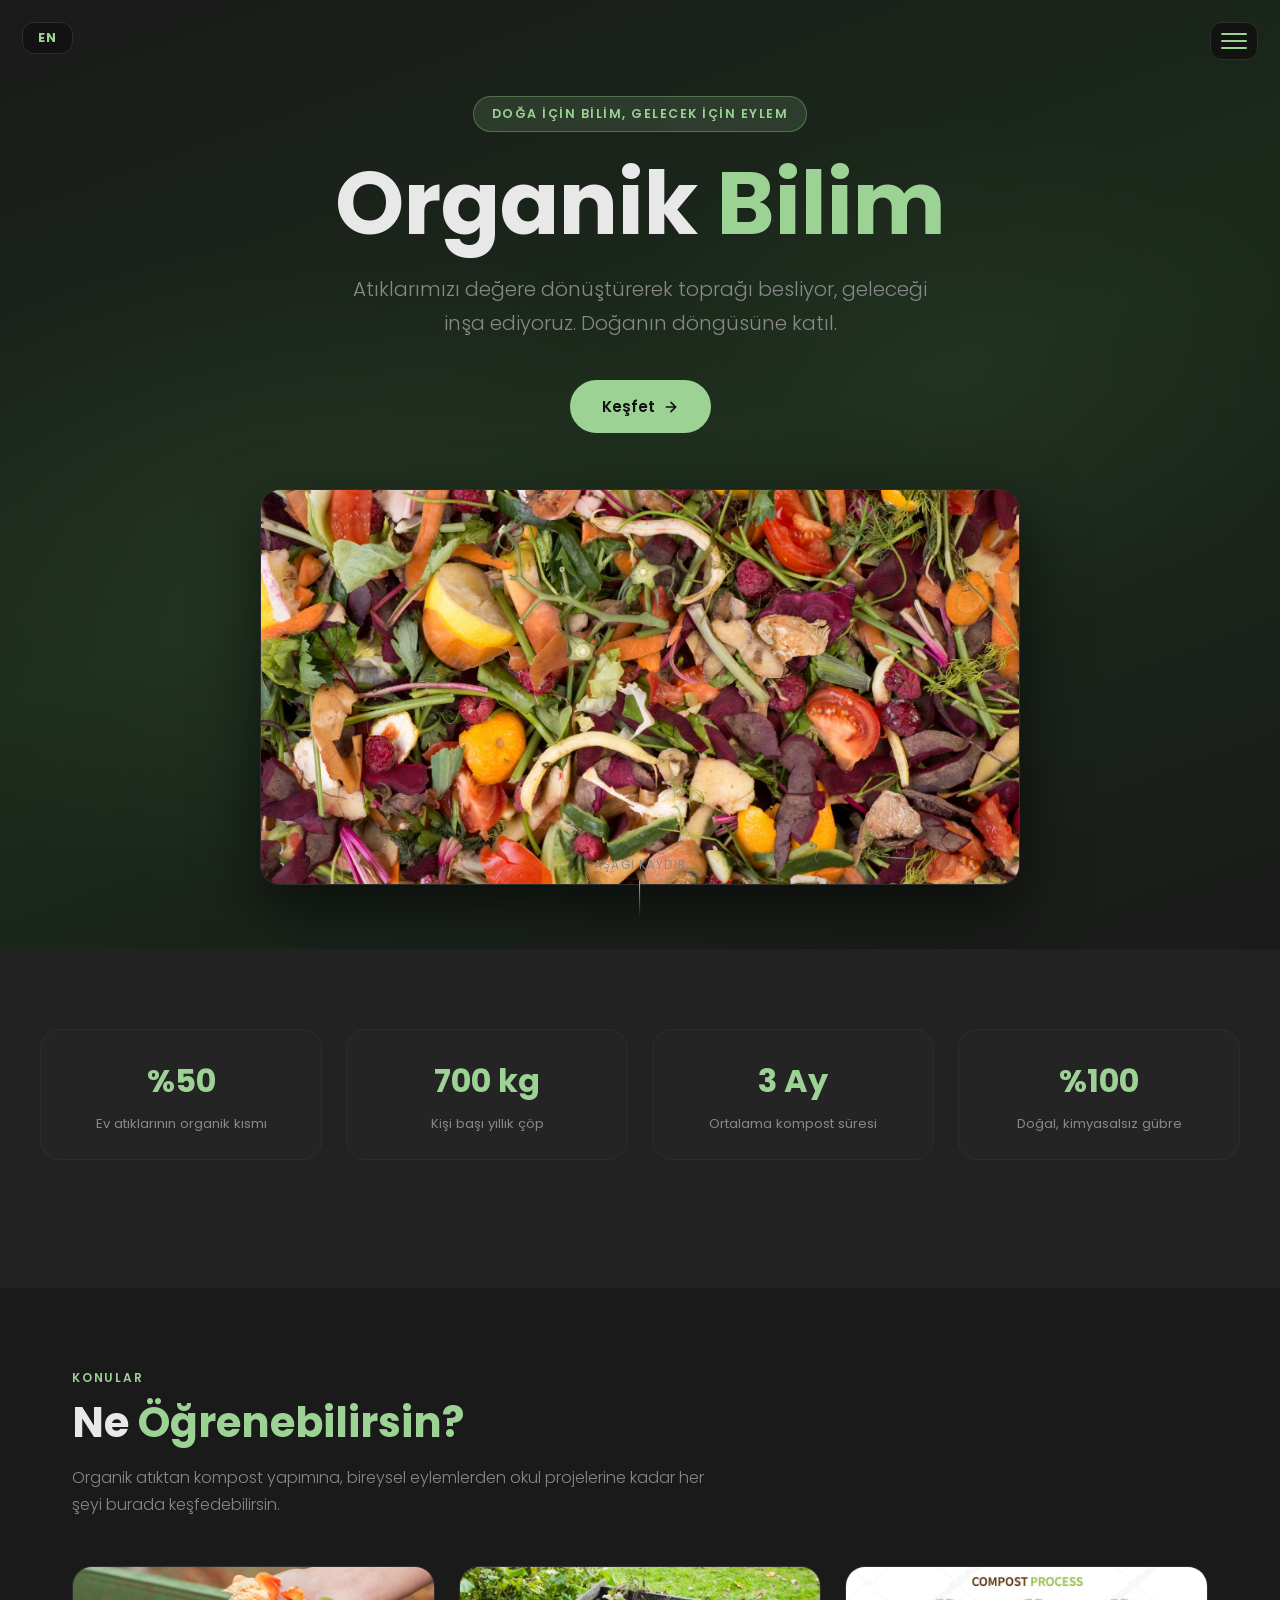
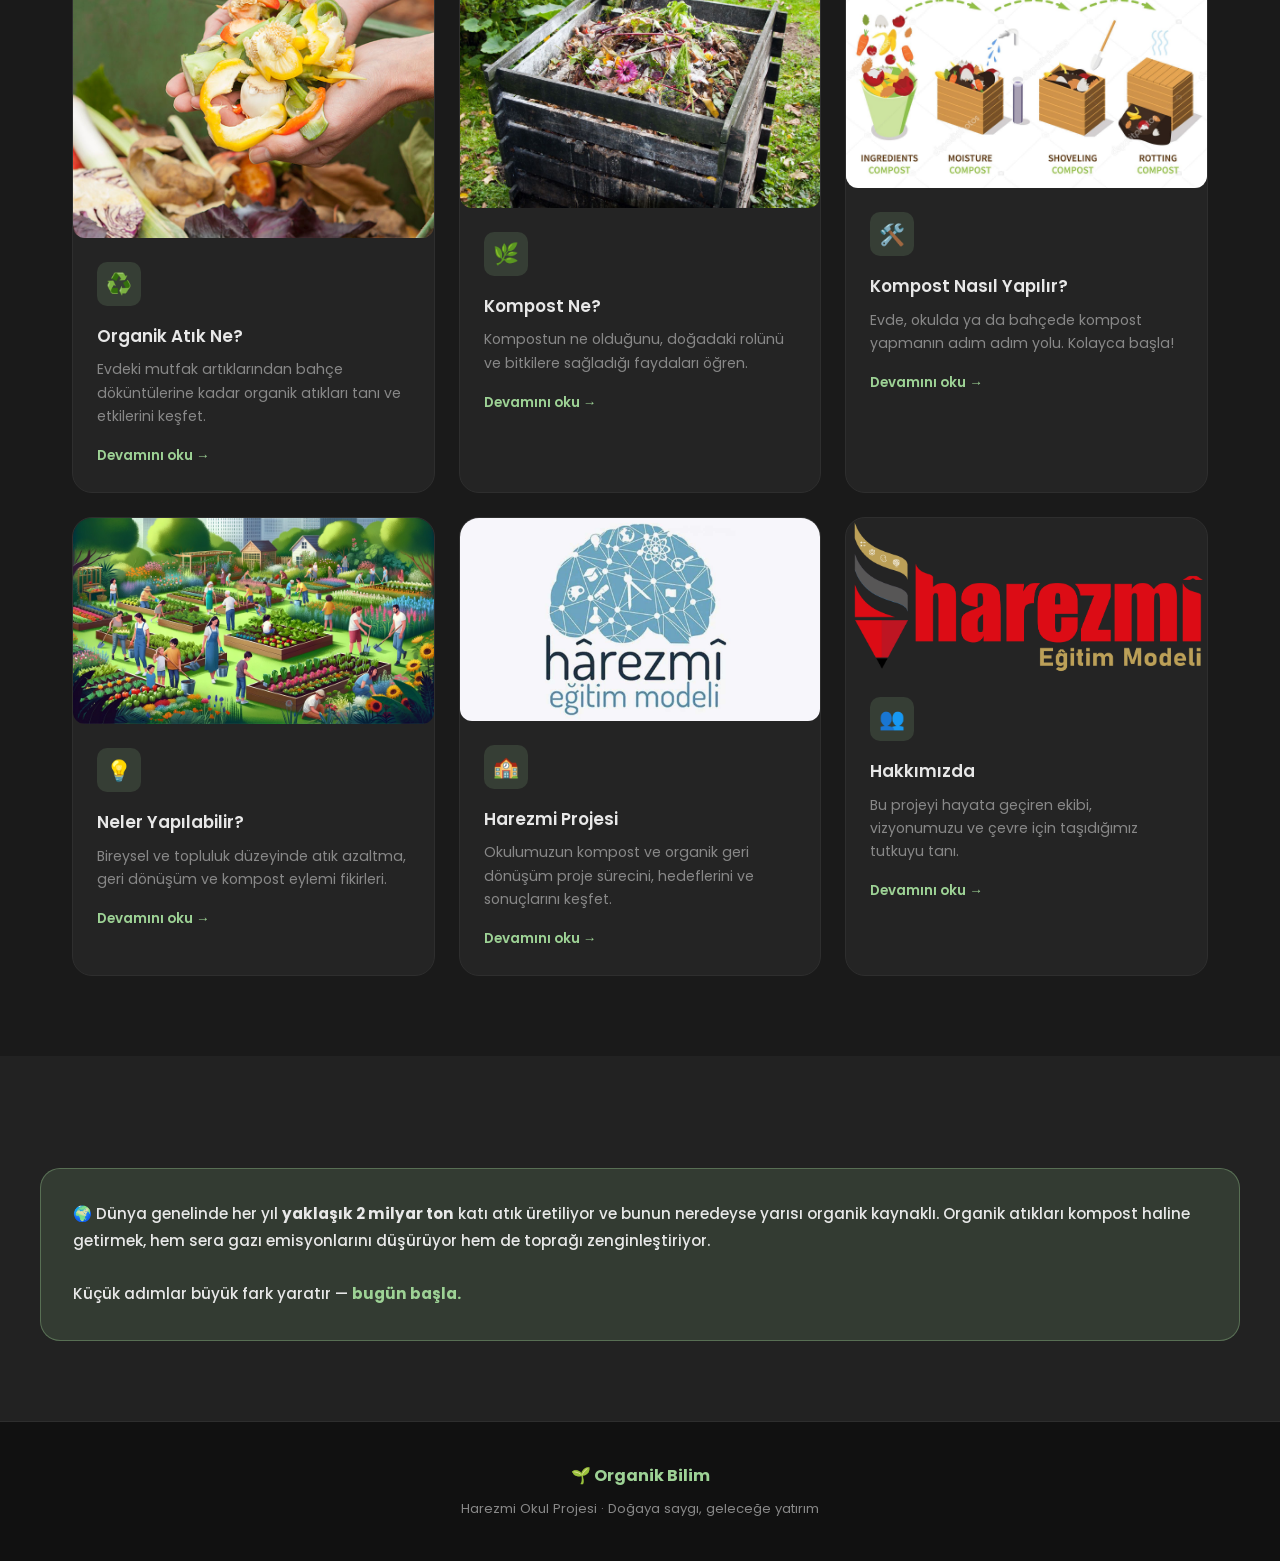
<file: index.html>
<!DOCTYPE html>
<html lang="tr">
<head>
  <meta charset="UTF-8" />
  <meta name="viewport" content="width=device-width, initial-scale=1.0" />
  <title>Organik Bilim</title>
  <link rel="stylesheet" href="styles.css" />
</head>
<body>

  <!-- Language toggle (top-left) -->
  <button class="lang-toggle" id="langToggle" aria-label="Switch language">EN</button>

  <!-- Hamburger toggle (top-right) -->
  <button class="nav-toggle" id="navToggle" aria-label="Toggle menu">
    <span></span><span></span><span></span>
  </button>

  <!-- Side Nav Drawer -->
  <nav class="nav-menu" id="navMenu">
    <div class="nav-logo" data-i18n="nav.logo">🌱 Organik Bilim</div>
    <ul>
	<li><a href="index.html"        data-i18n="nav.home">Anasayfa</a></li>
      <li><a href="hakkimizda.html"        data-i18n="nav.about">Hakkımızda</a></li>
      <li><a href="organik_atik.html"      data-i18n="nav.waste">Organik Atık Ne?</a></li>
      <li><a href="kompost_ne.html"        data-i18n="nav.compost">Kompost Ne?</a></li>
      <li><a href="kompost_nasil.html"     data-i18n="nav.howto">Kompost Nasıl Yapılır?</a></li>
      <li><a href="neler_yapilabilir.html" data-i18n="nav.actions">Neler Yapılabilir?</a></li>
      <li><a href="harezmi_projesi.html"   data-i18n="nav.project">Harezmi Projesi Hakkında</a></li>
    </ul>
  </nav>
  <div class="nav-overlay" id="navOverlay"></div>

  <!-- ── Hero ── -->
  <section class="hero">
    <span class="hero-badge" data-i18n="index.badge">Doğa için bilim, gelecek için eylem</span>
    <h1 data-i18n="index.h1">Organik <span>Bilim</span></h1>
    <p class="subtitle" data-i18n="index.subtitle">
      Atıklarımızı değere dönüştürerek toprağı besliyor, geleceği inşa ediyoruz.
      Doğanın döngüsüne katıl.
    </p>
    <a href="hakkimizda.html" class="hero-cta">
      <span data-i18n="index.cta">Keşfet</span>
      <svg width="16" height="16" viewBox="0 0 24 24" fill="none" stroke="currentColor" stroke-width="2.5" stroke-linecap="round" stroke-linejoin="round"><path d="M5 12h14M12 5l7 7-7 7"/></svg>
    </a>

    <!-- Hero image area -->
    <div class="hero-img-wrap">
      <!-- Hero image: nature, organic farm, or lush green landscape recommended -->
      <img src="pictures\food-waste-shutterstock-e1495115878578-1920x997.jpg" alt="Nature and organic soil themed image" />
      
    </div>

    <div class="scroll-hint">
      <span data-i18n="index.scroll">Aşağı kaydır</span>
      <div class="arrow"></div>
    </div>
  </section>

  <!-- ── Statistics ── -->
  <div class="section-full">
    <div class="inner">
      <div class="stats">
        <div class="stat">
          <div class="stat-num"   data-i18n="index.stat1.num">%50</div>
          <div class="stat-label" data-i18n="index.stat1.label">Ev atıklarının organik kısmı</div>
        </div>
        <div class="stat">
          <div class="stat-num"   data-i18n="index.stat2.num">700 kg</div>
          <div class="stat-label" data-i18n="index.stat2.label">Kişi başı yıllık çöp</div>
        </div>
        <div class="stat">
          <div class="stat-num"   data-i18n="index.stat3.num">3 Ay</div>
          <div class="stat-label" data-i18n="index.stat3.label">Ortalama kompost süresi</div>
        </div>
        <div class="stat">
          <div class="stat-num"   data-i18n="index.stat4.num">%100</div>
          <div class="stat-label" data-i18n="index.stat4.label">Doğal, kimyasalsız gübre</div>
        </div>
      </div>
    </div>
  </div>

  <!-- ── Topic Cards ── -->
  <section class="section">
    <div class="section-label" data-i18n="index.cards.label">Konular</div>
    <h2 class="section-title"  data-i18n="index.cards.title">Ne <span>Öğrenebilirsin?</span></h2>
    <p class="section-lead"    data-i18n="index.cards.lead">
      Organik atıktan kompost yapımına, bireysel eylemlerden okul projelerine kadar
      her şeyi burada keşfedebilirsin.
    </p>

    <div class="cards">

      <a href="organik_atik.html" class="card">
        <!-- Card image: kitchen scraps, fruit peels or organic waste bin recommended -->
        <img src="pictures\02742-2311892317.jpg" alt="Organic waste card image" /> 
        <div class="card-img">
         
        </div>
        <div class="card-body">
          <div class="card-icon">♻️</div>
          <h3 data-i18n="index.card1.title">Organik Atık Ne?</h3>
          <p  data-i18n="index.card1.desc">Evdeki mutfak artıklarından bahçe döküntülerine kadar organik atıkları tanı ve etkilerini keşfet.</p>
          <span class="card-link" data-i18n="index.card1.link">Devamını oku →</span>
        </div>
      </a>

      <a href="kompost_ne.html" class="card">
        <!-- Card image: dark mature compost soil or garden fertilizer recommended -->
        <img src="pictures\Scraps-plant-matter-compost-bin-garden-2958239338.jpg" alt="What is compost card image" />
        <div class="card-img">
          
        </div>
        <div class="card-body">
          <div class="card-icon">🌿</div>
          <h3 data-i18n="index.card2.title">Kompost Ne?</h3>
          <p  data-i18n="index.card2.desc">Kompostun ne olduğunu, doğadaki rolünü ve bitkilere sağladığı faydaları öğren.</p>
          <span class="card-link" data-i18n="index.card2.link">Devamını oku →</span>
        </div>
      </a>

      <a href="kompost_nasil.html" class="card">
        <!-- Card image: hands and soil, compost pit or garden gloves recommended -->
        <img src="pictures\depositphotos_614977218-stock-illustration-composting-boxes-infographics-diagram-compost-2213352060.jpg" alt="How to make compost image" />
        <div class="card-img">
          
        </div>
        <div class="card-body">
          <div class="card-icon">🛠️</div>
          <h3 data-i18n="index.card3.title">Kompost Nasıl Yapılır?</h3>
          <p  data-i18n="index.card3.desc">Evde, okulda ya da bahçede kompost yapmanın adım adım yolu. Kolayca başla!</p>
          <span class="card-link" data-i18n="index.card3.link">Devamını oku →</span>
        </div>
      </a>

      <a href="neler_yapilabilir.html" class="card">
        <!-- Card image: community garden, volunteer youth or recycling action recommended -->
        <img src="pictures\DALL·E-2024-05-17-14.04.28-A-vibrant-community-garden-with-people-of-different-ages-and-backgrounds-gardening-together.-The-scene-shows-raised-beds-with-various-vegetables-and-f-1496007539.webp" alt="Action ideas image" /> 
        <div class="card-img">
          
        </div>
        <div class="card-body">
          <div class="card-icon">💡</div>
          <h3 data-i18n="index.card4.title">Neler Yapılabilir?</h3>
          <p  data-i18n="index.card4.desc">Bireysel ve topluluk düzeyinde atık azaltma, geri dönüşüm ve kompost eylemi fikirleri.</p>
          <span class="card-link" data-i18n="index.card4.link">Devamını oku →</span>
        </div>
      </a>

      <a href="harezmi_projesi.html" class="card">
        <!-- Card image: school garden project, students and composting activity recommended -->
        <img src="pictures\k_13112244_29222458_image-1858698905.jpg" alt="Harezmi Project card image" />
        <div class="card-img">
         
        </div>
        <div class="card-body">
          <div class="card-icon">🏫</div>
          <h3 data-i18n="index.card5.title">Harezmi Projesi</h3>
          <p  data-i18n="index.card5.desc">Okulumuzun kompost ve organik geri dönüşüm proje sürecini, hedeflerini ve sonuçlarını keşfet.</p>
          <span class="card-link" data-i18n="index.card5.link">Devamını oku →</span>
        </div>
      </a>

      <a href="hakkimizda.html" class="card">
        <!-- Card image: team photo or group shot of project members recommended -->
        <img src="pictures\logo1T-261192958.png" alt="Team and about us image" />
        <div class="card-img">
          
        </div>
        <div class="card-body">
          <div class="card-icon">👥</div>
          <h3 data-i18n="index.card6.title">Hakkımızda</h3>
          <p  data-i18n="index.card6.desc">Bu projeyi hayata geçiren ekibi, vizyonumuzu ve çevre için taşıdığımız tutkuyu tanı.</p>
          <span class="card-link" data-i18n="index.card6.link">Devamını oku →</span>
        </div>
      </a>

    </div>
  </section>

  <!-- ── Highlight Box ── -->
  <div class="section-full">
    <div class="inner">
      <div class="highlight">
        <p data-i18n="index.highlight">
          🌍 Dünya genelinde her yıl <strong>yaklaşık 2 milyar ton</strong> katı atık üretiliyor
          ve bunun neredeyse yarısı organik kaynaklı. Organik atıkları kompost haline getirmek,
          hem sera gazı emisyonlarını düşürüyor hem de toprağı zenginleştiriyor.
          <br><br>
          Küçük adımlar büyük fark yaratır — <strong style="color:#9DD295">bugün başla.</strong>
        </p>
      </div>
    </div>
  </div>

  <!-- ── Footer ── -->
  <footer>
    <div class="footer-logo" data-i18n="footer.logo">🌱 Organik Bilim</div>
    <p data-i18n="footer.text">Harezmi Okul Projesi &nbsp;·&nbsp; Doğaya saygı, geleceğe yatırım</p>
  </footer>

  <script src="nav.js"></script>
  <script src="translations.js"></script>
  <script src="lang.js"></script>
</body>
</html>
</file>
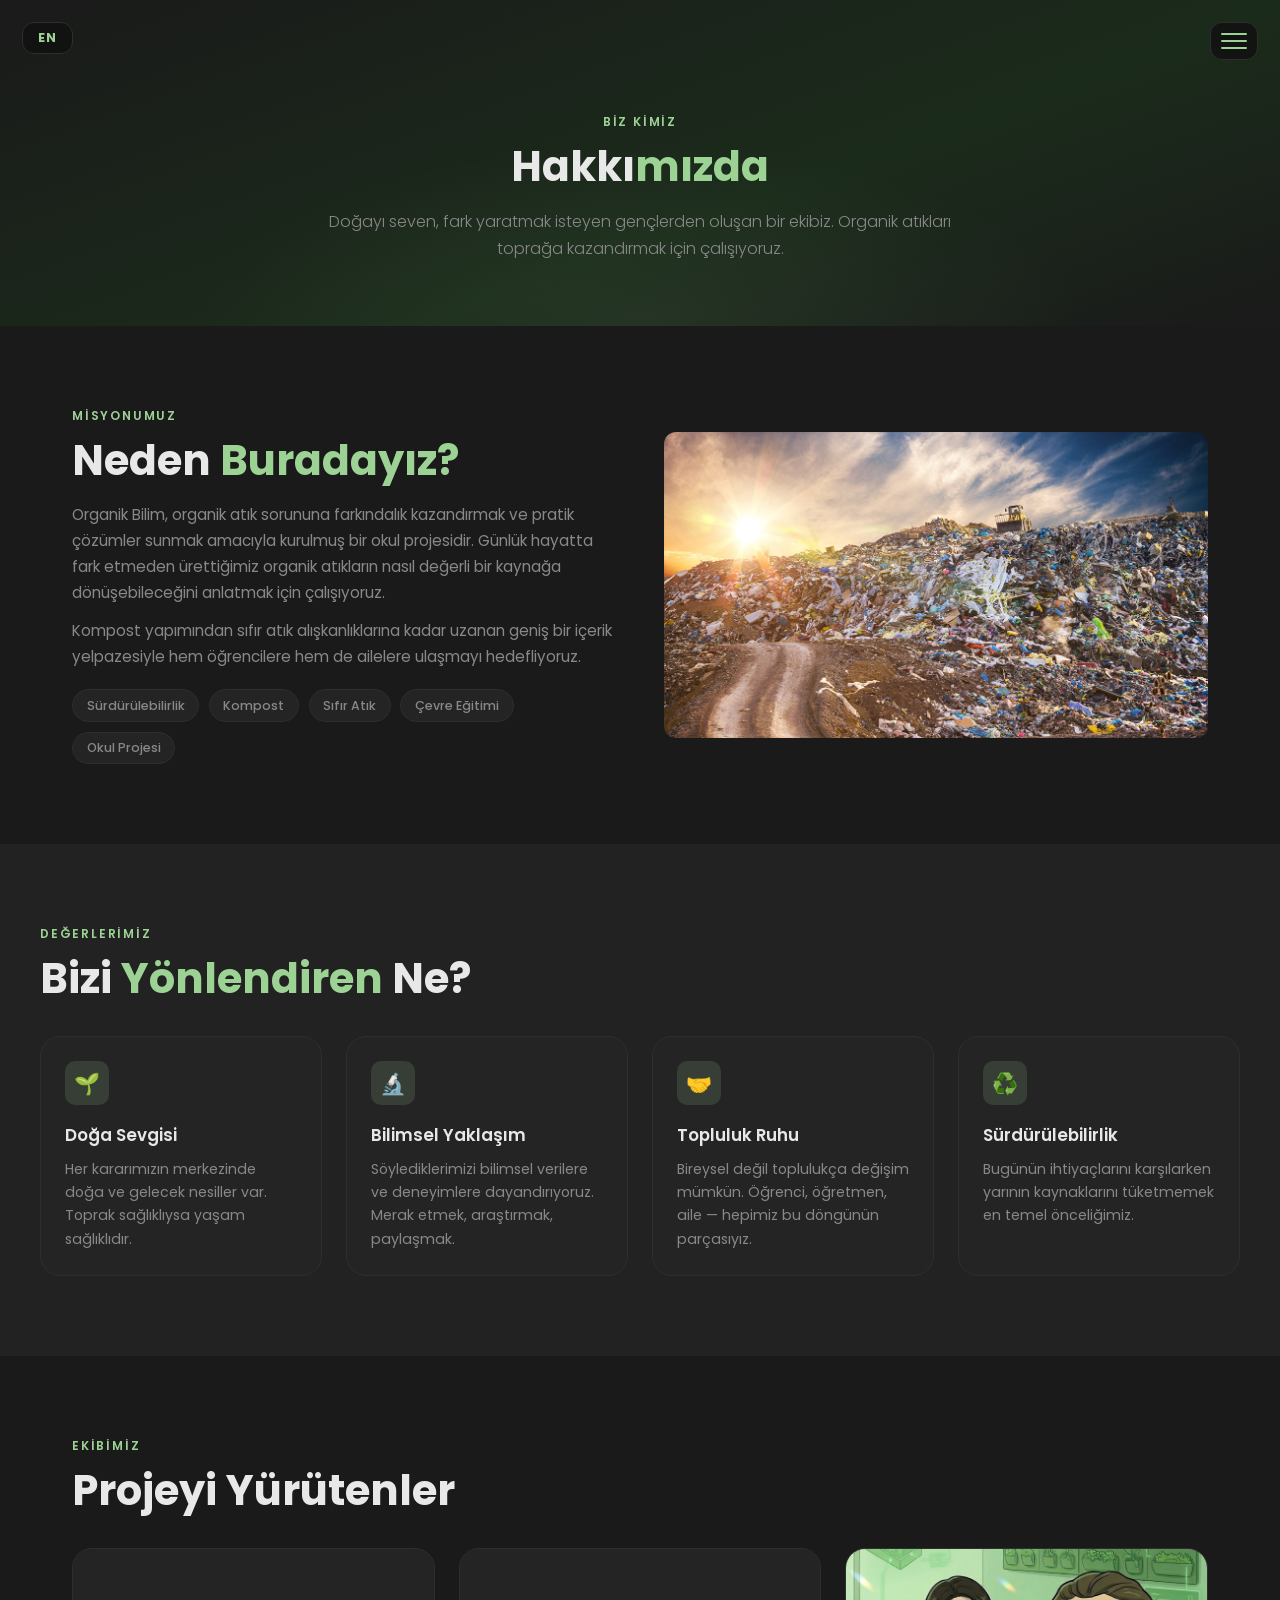
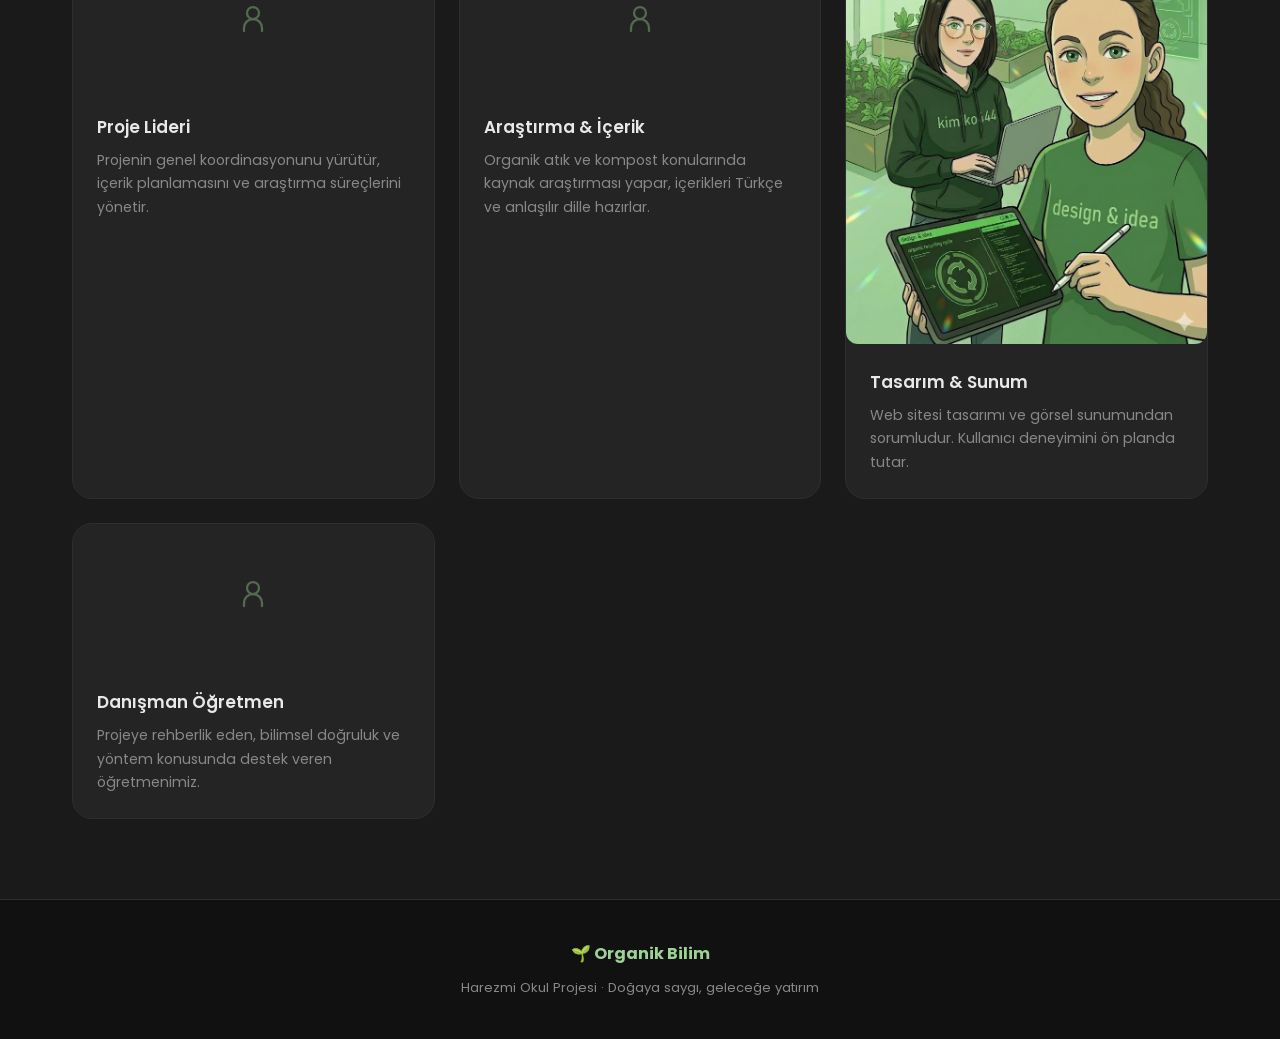
<file: hakkimizda.html>
<!DOCTYPE html>
<html lang="tr">
<head>
  <meta charset="UTF-8" />
  <meta name="viewport" content="width=device-width, initial-scale=1.0" />
  <title>Hakkımızda — Organik Bilim</title>
  <link rel="stylesheet" href="styles.css" />
</head>
<body>

  <button class="lang-toggle" id="langToggle" aria-label="Switch language">EN</button>

  <button class="nav-toggle" id="navToggle" aria-label="Toggle menu">
    <span></span><span></span><span></span>
  </button>

  <nav class="nav-menu" id="navMenu">
    <div class="nav-logo" data-i18n="nav.logo">🌱 Organik Bilim</div>
    <ul>
		<li><a href="index.html"        data-i18n="nav.home">Anasayfa</a></li>
      <li><a href="hakkimizda.html"        data-i18n="nav.about">Hakkımızda</a></li>
      <li><a href="organik_atik.html"      data-i18n="nav.waste">Organik Atık Ne?</a></li>
      <li><a href="kompost_ne.html"        data-i18n="nav.compost">Kompost Ne?</a></li>
      <li><a href="kompost_nasil.html"     data-i18n="nav.howto">Kompost Nasıl Yapılır?</a></li>
      <li><a href="neler_yapilabilir.html" data-i18n="nav.actions">Neler Yapılabilir?</a></li>
      <li><a href="harezmi_projesi.html"   data-i18n="nav.project">Harezmi Projesi Hakkında</a></li>
    </ul>
  </nav>
  <div class="nav-overlay" id="navOverlay"></div>

  <!-- ── Page Header ── -->
  <header class="page-header">
    <div class="section-label" data-i18n="about.header.label">Biz Kimiz</div>
    <h1 class="section-title"  data-i18n="about.header.title">Hakkı<span>mızda</span></h1>
    <p class="section-lead"    data-i18n="about.header.lead">
      Doğayı seven, fark yaratmak isteyen gençlerden oluşan bir ekibiz.
      Organik atıkları toprağa kazandırmak için çalışıyoruz.
    </p>
  </header>

  <!-- ── Introduction Section ── -->
  <section class="section">
    <div class="info-grid">
      <div class="info-text">
        <div class="section-label" data-i18n="about.intro.label">Misyonumuz</div>
        <h2 class="section-title"  data-i18n="about.intro.title">Neden <span>Buradayız?</span></h2>
        <p data-i18n="about.intro.p1">
          Organik Bilim, organik atık sorununa farkındalık kazandırmak ve pratik çözümler
          sunmak amacıyla kurulmuş bir okul projesidir. Günlük hayatta fark etmeden ürettiğimiz
          organik atıkların nasıl değerli bir kaynağa dönüşebileceğini anlatmak için çalışıyoruz.
        </p>
        <p data-i18n="about.intro.p2">
          Kompost yapımından sıfır atık alışkanlıklarına kadar uzanan geniş bir içerik
          yelpazesiyle hem öğrencilere hem de ailelere ulaşmayı hedefliyoruz.
        </p>
        <div class="tags">
          <span class="tag" data-i18n="about.tag1">Sürdürülebilirlik</span>
          <span class="tag" data-i18n="about.tag2">Kompost</span>
          <span class="tag" data-i18n="about.tag3">Sıfır Atık</span>
          <span class="tag" data-i18n="about.tag4">Çevre Eğitimi</span>
          <span class="tag" data-i18n="about.tag5">Okul Projesi</span>
        </div>
      </div>
      <div class="info-img">
        <!-- Intro image: team photo, working in school garden, or project presentation recommended -->
        <img src="pictures\1-2068689927.png" alt="Team mission image" />
       
      </div>
    </div>
  </section>

  <!-- ── Our Values ── -->
  <div class="section-full">
    <div class="inner">
      <div class="section-label" data-i18n="about.values.label">Değerlerimiz</div>
      <h2 class="section-title" style="margin-bottom:2rem;" data-i18n="about.values.title">Bizi <span>Yönlendiren</span> Ne?</h2>

      <div class="cards">
        <div class="card">
          <div class="card-body">
            <div class="card-icon">🌱</div>
            <h3 data-i18n="about.val1.title">Doğa Sevgisi</h3>
            <p  data-i18n="about.val1.desc">Her kararımızın merkezinde doğa ve gelecek nesiller var. Toprak sağlıklıysa yaşam sağlıklıdır.</p>
          </div>
        </div>
        <div class="card">
          <div class="card-body">
            <div class="card-icon">🔬</div>
            <h3 data-i18n="about.val2.title">Bilimsel Yaklaşım</h3>
            <p  data-i18n="about.val2.desc">Söylediklerimizi bilimsel verilere ve deneyimlere dayandırıyoruz. Merak etmek, araştırmak, paylaşmak.</p>
          </div>
        </div>
        <div class="card">
          <div class="card-body">
            <div class="card-icon">🤝</div>
            <h3 data-i18n="about.val3.title">Topluluk Ruhu</h3>
            <p  data-i18n="about.val3.desc">Bireysel değil toplulukça değişim mümkün. Öğrenci, öğretmen, aile — hepimiz bu döngünün parçasıyız.</p>
          </div>
        </div>
        <div class="card">
          <div class="card-body">
            <div class="card-icon">♻️</div>
            <h3 data-i18n="about.val4.title">Sürdürülebilirlik</h3>
            <p  data-i18n="about.val4.desc">Bugünün ihtiyaçlarını karşılarken yarının kaynaklarını tüketmemek en temel önceliğimiz.</p>
          </div>
        </div>
      </div>
    </div>
  </div>

  <!-- ── Team ── -->
  <section class="section">
    <div class="section-label" data-i18n="about.team.label">Ekibimiz</div>
    <h2 class="section-title" style="margin-bottom:2rem;" data-i18n="about.team.title">Projeyi Yürütenler</h2>

    <div class="cards">

      <div class="card">
        <!-- Team member image: personal photo or avatar recommended -->
        <!-- <img src="uye1.jpg" alt="Team member 1" /> -->
        <div class="card-img">
          <div class="img-placeholder" style="height:140px; border-radius: 20px 20px 0 0;">
            <svg width="36" height="36" viewBox="0 0 24 24" fill="none" stroke="#9DD295" stroke-width="1.5" stroke-linecap="round" stroke-linejoin="round"><circle cx="12" cy="8" r="4"/><path d="M6 20v-2a6 6 0 0 1 12 0v2"/></svg>
          </div>
        </div>
        <div class="card-body">
          <h3 data-i18n="about.m1.title">Proje Lideri</h3>
          <p  data-i18n="about.m1.desc">Projenin genel koordinasyonunu yürütür, içerik planlamasını ve araştırma süreçlerini yönetir.</p>
        </div>
      </div>

      <div class="card">
        <!-- Team member image: personal photo or avatar recommended -->
        <!-- <img src="uye2.jpg" alt="Team member 2" /> -->
        <div class="card-img">
          <div class="img-placeholder" style="height:140px; border-radius: 20px 20px 0 0;">
            <svg width="36" height="36" viewBox="0 0 24 24" fill="none" stroke="#9DD295" stroke-width="1.5" stroke-linecap="round" stroke-linejoin="round"><circle cx="12" cy="8" r="4"/><path d="M6 20v-2a6 6 0 0 1 12 0v2"/></svg>
          </div>
        </div>
        <div class="card-body">
          <h3 data-i18n="about.m2.title">Araştırma & İçerik</h3>
          <p  data-i18n="about.m2.desc">Organik atık ve kompost konularında kaynak araştırması yapar, içerikleri Türkçe ve anlaşılır dille hazırlar.</p>
        </div>
      </div>

      <div class="card">
        <!-- Team member image: personal photo or avatar recommended -->
       <img src="pictures\MeAndHerFinal.jpg" alt="Team member 3" />
       
        <div class="card-body">
          <h3 data-i18n="about.m3.title">Tasarım & Sunum</h3>
          <p  data-i18n="about.m3.desc">Web sitesi tasarımı ve görsel sunumundan sorumludur. Kullanıcı deneyimini ön planda tutar.</p>
        </div>
      </div>

      <div class="card">
        <!-- Team member image: personal photo or avatar recommended -->
        <!-- <img src="uye4.jpg" alt="Team member 4 (advisor teacher)" /> -->
        <div class="card-img">
          <div class="img-placeholder" style="height:140px; border-radius: 20px 20px 0 0;">
            <svg width="36" height="36" viewBox="0 0 24 24" fill="none" stroke="#9DD295" stroke-width="1.5" stroke-linecap="round" stroke-linejoin="round"><circle cx="12" cy="8" r="4"/><path d="M6 20v-2a6 6 0 0 1 12 0v2"/></svg>
          </div>
        </div>
        <div class="card-body">
          <h3 data-i18n="about.m4.title">Danışman Öğretmen</h3>
          <p  data-i18n="about.m4.desc">Projeye rehberlik eden, bilimsel doğruluk ve yöntem konusunda destek veren öğretmenimiz.</p>
        </div>
      </div>

    </div>
  </section>

  <footer>
    <div class="footer-logo" data-i18n="footer.logo">🌱 Organik Bilim</div>
    <p data-i18n="footer.text">Harezmi Okul Projesi &nbsp;·&nbsp; Doğaya saygı, geleceğe yatırım</p>
  </footer>

  <script src="nav.js"></script>
  <script src="translations.js"></script>
  <script src="lang.js"></script>
</body>
</html>
</file>
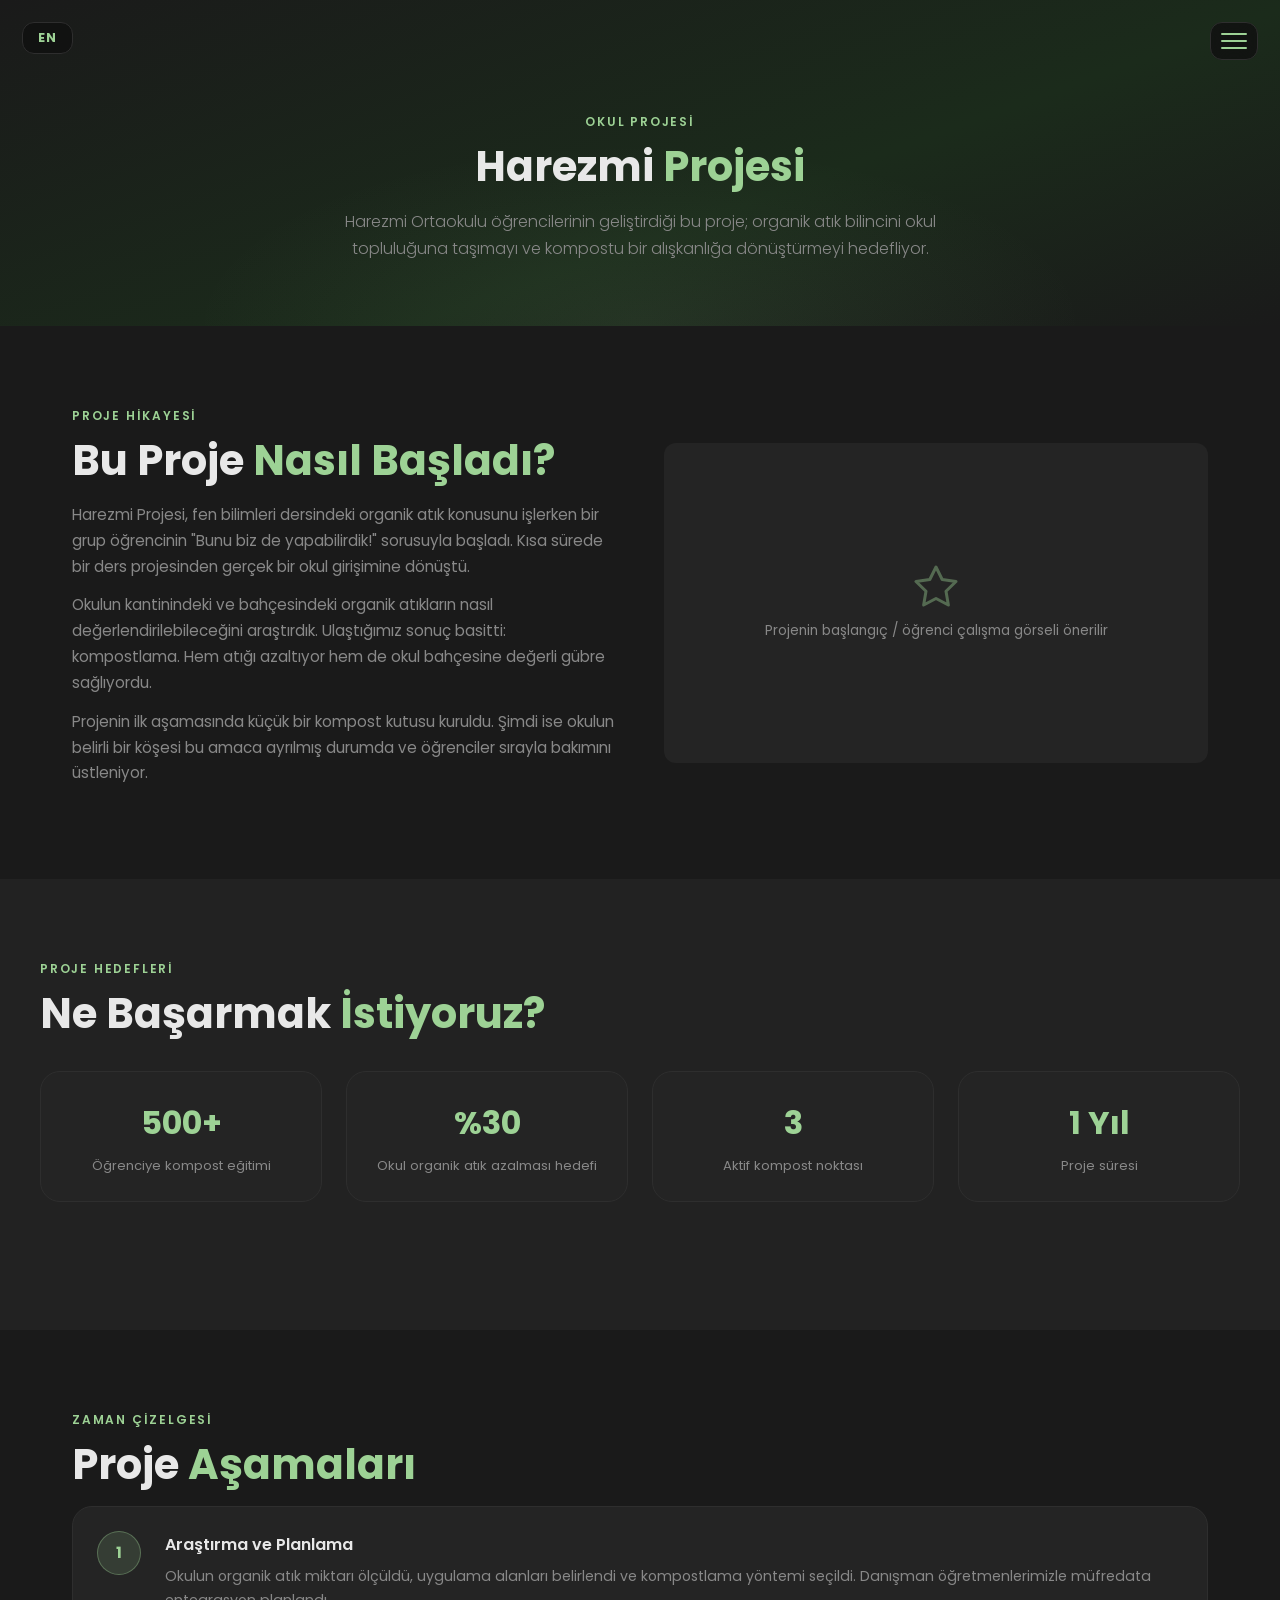
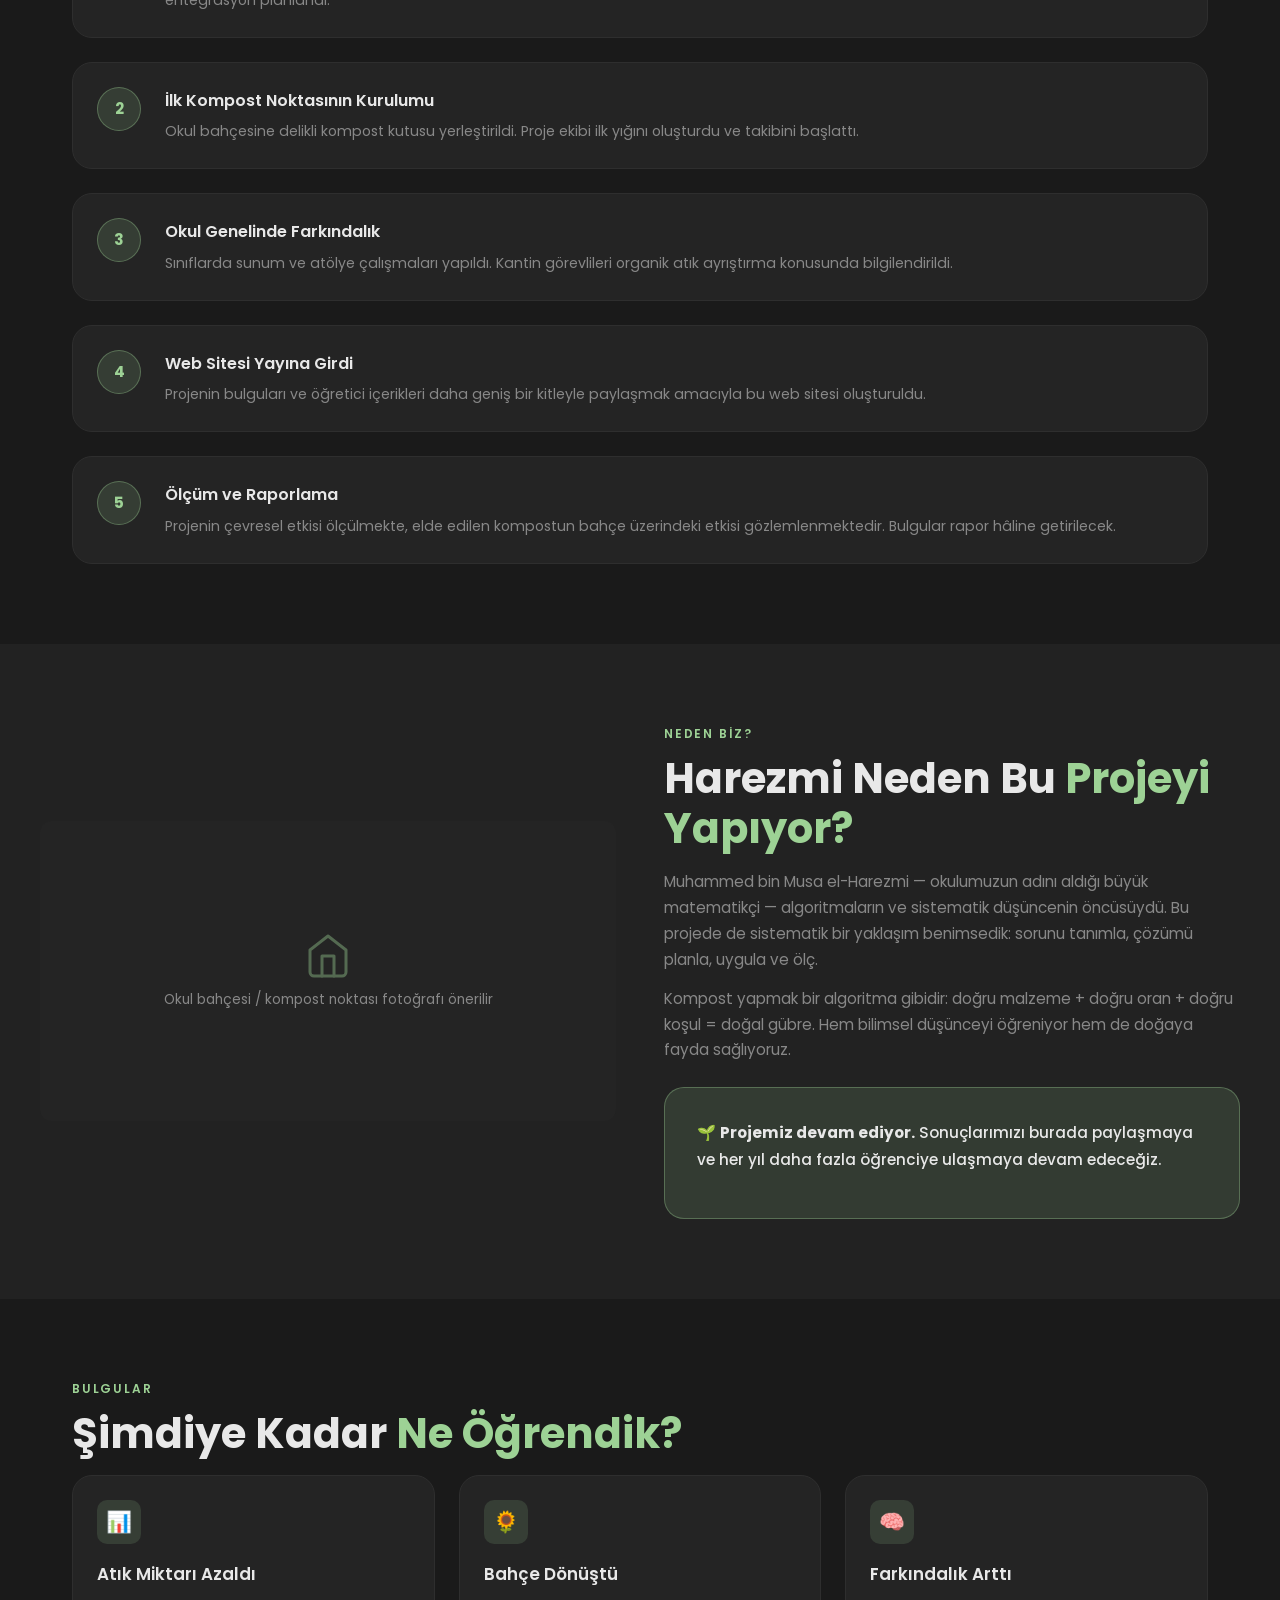
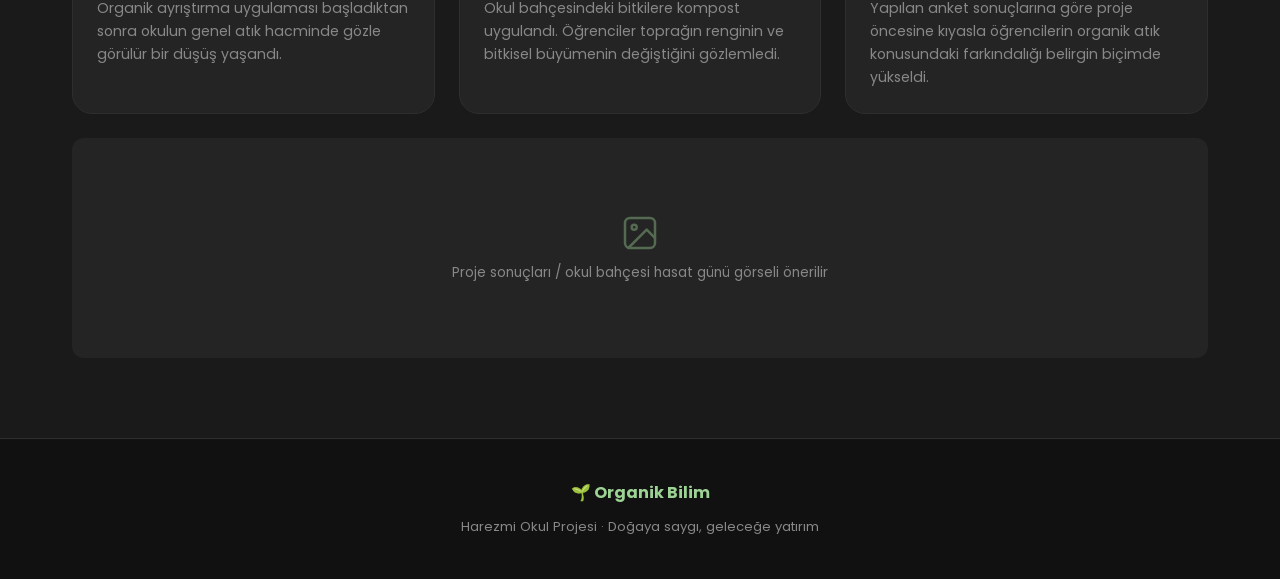
<file: harezmi_projesi.html>
<!DOCTYPE html>
<html lang="tr">
<head>
  <meta charset="UTF-8" />
  <meta name="viewport" content="width=device-width, initial-scale=1.0" />
  <title>Harezmi Projesi Hakkında — Organik Bilim</title>
  <link rel="stylesheet" href="styles.css" />
</head>
<body>

  <button class="lang-toggle" id="langToggle" aria-label="Switch language">EN</button>

  <button class="nav-toggle" id="navToggle" aria-label="Toggle menu">
    <span></span><span></span><span></span>
  </button>

  <nav class="nav-menu" id="navMenu">
    <div class="nav-logo" data-i18n="nav.logo">🌱 Organik Bilim</div>
    <ul>
	<li><a href="index.html"        data-i18n="nav.home">Anasayfa</a></li>
      <li><a href="hakkimizda.html"        data-i18n="nav.about">Hakkımızda</a></li>
      <li><a href="organik_atik.html"      data-i18n="nav.waste">Organik Atık Ne?</a></li>
      <li><a href="kompost_ne.html"        data-i18n="nav.compost">Kompost Ne?</a></li>
      <li><a href="kompost_nasil.html"     data-i18n="nav.howto">Kompost Nasıl Yapılır?</a></li>
      <li><a href="neler_yapilabilir.html" data-i18n="nav.actions">Neler Yapılabilir?</a></li>
      <li><a href="harezmi_projesi.html"   data-i18n="nav.project">Harezmi Projesi Hakkında</a></li>
    </ul>
  </nav>
  <div class="nav-overlay" id="navOverlay"></div>

  <header class="page-header">
    <div class="section-label" data-i18n="project.header.label">Okul Projesi</div>
    <h1 class="section-title"  data-i18n="project.header.title">Harezmi <span>Projesi</span></h1>
    <p class="section-lead"    data-i18n="project.header.lead">
      Harezmi Ortaokulu öğrencilerinin geliştirdiği bu proje; organik atık bilincini
      okul topluluğuna taşımayı ve kompostu bir alışkanlığa dönüştürmeyi hedefliyor.
    </p>
  </header>

  <!-- ── About the Project ── -->
  <section class="section">
    <div class="info-grid">
      <div class="info-text">
        <div class="section-label" data-i18n="project.story.label">Proje Hikayesi</div>
        <h2 class="section-title"  data-i18n="project.story.title">Bu Proje <span>Nasıl Başladı?</span></h2>
        <p data-i18n="project.story.p1">
          Harezmi Projesi, fen bilimleri dersindeki organik atık konusunu işlerken bir grup
          öğrencinin "Bunu biz de yapabilirdik!" sorusuyla başladı. Kısa sürede bir ders
          projesinden gerçek bir okul girişimine dönüştü.
        </p>
        <p data-i18n="project.story.p2">
          Okulun kantinindeki ve bahçesindeki organik atıkların nasıl değerlendirilebileceğini
          araştırdık. Ulaştığımız sonuç basitti: kompostlama. Hem atığı azaltıyor hem de
          okul bahçesine değerli gübre sağlıyordu.
        </p>
        <p data-i18n="project.story.p3">
          Projenin ilk aşamasında küçük bir kompost kutusu kuruldu. Şimdi ise okulun belirli
          bir köşesi bu amaca ayrılmış durumda ve öğrenciler sırayla bakımını üstleniyor.
        </p>
      </div>
      <div class="info-img">
        <!-- Project start image: students planning the project or setting up the first compost bin recommended -->
        <!-- <img src="harezmi_baslangic.jpg" alt="Harezmi Project starting image" /> -->
        <div class="img-placeholder" style="height:320px;">
          <svg width="48" height="48" viewBox="0 0 24 24" fill="none" stroke="#9DD295" stroke-width="1.5" stroke-linecap="round" stroke-linejoin="round"><polygon points="12 2 15.09 8.26 22 9.27 17 14.14 18.18 21.02 12 17.77 5.82 21.02 7 14.14 2 9.27 8.91 8.26 12 2"/></svg>
          <span data-i18n="project.story.img">Projenin başlangıç / öğrenci çalışma görseli önerilir</span>
        </div>
      </div>
    </div>
  </section>

  <!-- ── Goals & Statistics ── -->
  <div class="section-full">
    <div class="inner">
      <div class="section-label" data-i18n="project.goals.label">Proje Hedefleri</div>
      <h2 class="section-title" style="margin-bottom:2rem;" data-i18n="project.goals.title">Ne Başarmak <span>İstiyoruz?</span></h2>
      <div class="stats">
        <div class="stat">
          <div class="stat-num">500+</div>
          <div class="stat-label" data-i18n="project.stat1.label">Öğrenciye kompost eğitimi</div>
        </div>
        <div class="stat">
          <div class="stat-num">%30</div>
          <div class="stat-label" data-i18n="project.stat2.label">Okul organik atık azalması hedefi</div>
        </div>
        <div class="stat">
          <div class="stat-num">3</div>
          <div class="stat-label" data-i18n="project.stat3.label">Aktif kompost noktası</div>
        </div>
        <div class="stat">
          <div class="stat-num">1 Yıl</div>
          <div class="stat-label" data-i18n="project.stat4.label">Proje süresi</div>
        </div>
      </div>
    </div>
  </div>

  <!-- ── Project Phases ── -->
  <section class="section">
    <div class="section-label" data-i18n="project.phases.label">Zaman Çizelgesi</div>
    <h2 class="section-title"  data-i18n="project.phases.title">Proje <span>Aşamaları</span></h2>

    <div class="steps">
      <div class="step">
        <div class="step-num">1</div>
        <div class="step-content">
          <h3 data-i18n="project.p1.title">Araştırma ve Planlama</h3>
          <p  data-i18n="project.p1.desc">Okulun organik atık miktarı ölçüldü, uygulama alanları belirlendi ve kompostlama yöntemi seçildi. Danışman öğretmenlerimizle müfredata entegrasyon planlandı.</p>
        </div>
      </div>
      <div class="step">
        <div class="step-num">2</div>
        <div class="step-content">
          <h3 data-i18n="project.p2.title">İlk Kompost Noktasının Kurulumu</h3>
          <p  data-i18n="project.p2.desc">Okul bahçesine delikli kompost kutusu yerleştirildi. Proje ekibi ilk yığını oluşturdu ve takibini başlattı.</p>
        </div>
      </div>
      <div class="step">
        <div class="step-num">3</div>
        <div class="step-content">
          <h3 data-i18n="project.p3.title">Okul Genelinde Farkındalık</h3>
          <p  data-i18n="project.p3.desc">Sınıflarda sunum ve atölye çalışmaları yapıldı. Kantin görevlileri organik atık ayrıştırma konusunda bilgilendirildi.</p>
        </div>
      </div>
      <div class="step">
        <div class="step-num">4</div>
        <div class="step-content">
          <h3 data-i18n="project.p4.title">Web Sitesi Yayına Girdi</h3>
          <p  data-i18n="project.p4.desc">Projenin bulguları ve öğretici içerikleri daha geniş bir kitleyle paylaşmak amacıyla bu web sitesi oluşturuldu.</p>
        </div>
      </div>
      <div class="step">
        <div class="step-num">5</div>
        <div class="step-content">
          <h3 data-i18n="project.p5.title">Ölçüm ve Raporlama</h3>
          <p  data-i18n="project.p5.desc">Projenin çevresel etkisi ölçülmekte, elde edilen kompostun bahçe üzerindeki etkisi gözlemlenmektedir. Bulgular rapor hâline getirilecek.</p>
        </div>
      </div>
    </div>
  </section>

  <!-- ── Why Harezmi ── -->
  <div class="section-full">
    <div class="inner">
      <div class="info-grid">
        <div class="info-img">
          <!-- Harezmi school garden or compost station photo recommended -->
          <!-- <img src="harezmi_bahce.jpg" alt="Harezmi school garden compost area" /> -->
          <div class="img-placeholder" style="height:300px;">
            <svg width="48" height="48" viewBox="0 0 24 24" fill="none" stroke="#9DD295" stroke-width="1.5" stroke-linecap="round" stroke-linejoin="round"><path d="M3 9l9-7 9 7v11a2 2 0 0 1-2 2H5a2 2 0 0 1-2-2z"/><polyline points="9 22 9 12 15 12 15 22"/></svg>
            <span data-i18n="project.why.img">Okul bahçesi / kompost noktası fotoğrafı önerilir</span>
          </div>
        </div>
        <div class="info-text">
          <div class="section-label" data-i18n="project.why.label">Neden Biz?</div>
          <h2 class="section-title"  data-i18n="project.why.title">Harezmi Neden Bu <span>Projeyi Yapıyor?</span></h2>
          <p data-i18n="project.why.p1">
            Muhammed bin Musa el-Harezmi — okulumuzun adını aldığı büyük matematikçi — algoritmaların
            ve sistematik düşüncenin öncüsüydü. Bu projede de sistematik bir yaklaşım benimsedik:
            sorunu tanımla, çözümü planla, uygula ve ölç.
          </p>
          <p data-i18n="project.why.p2">
            Kompost yapmak bir algoritma gibidir: doğru malzeme + doğru oran + doğru koşul = doğal
            gübre. Hem bilimsel düşünceyi öğreniyor hem de doğaya fayda sağlıyoruz.
          </p>
          <div class="highlight" style="margin-top:1.5rem;">
            <p data-i18n="project.why.box">🌱 <strong>Projemiz devam ediyor.</strong> Sonuçlarımızı burada paylaşmaya ve
            her yıl daha fazla öğrenciye ulaşmaya devam edeceğiz.</p>
          </div>
        </div>
      </div>
    </div>
  </div>

  <!-- ── Project Results ── -->
  <section class="section">
    <div class="section-label" data-i18n="project.results.label">Bulgular</div>
    <h2 class="section-title"  data-i18n="project.results.title">Şimdiye Kadar <span>Ne Öğrendik?</span></h2>

    <div class="cards">
      <div class="card">
        <div class="card-body">
          <div class="card-icon">📊</div>
          <h3 data-i18n="project.r1.title">Atık Miktarı Azaldı</h3>
          <p  data-i18n="project.r1.desc">Organik ayrıştırma uygulaması başladıktan sonra okulun genel atık hacminde gözle görülür bir düşüş yaşandı.</p>
        </div>
      </div>
      <div class="card">
        <div class="card-body">
          <div class="card-icon">🌻</div>
          <h3 data-i18n="project.r2.title">Bahçe Dönüştü</h3>
          <p  data-i18n="project.r2.desc">Okul bahçesindeki bitkilere kompost uygulandı. Öğrenciler toprağın renginin ve bitkisel büyümenin değiştiğini gözlemledi.</p>
        </div>
      </div>
      <div class="card">
        <div class="card-body">
          <div class="card-icon">🧠</div>
          <h3 data-i18n="project.r3.title">Farkındalık Arttı</h3>
          <p  data-i18n="project.r3.desc">Yapılan anket sonuçlarına göre proje öncesine kıyasla öğrencilerin organik atık konusundaki farkındalığı belirgin biçimde yükseldi.</p>
        </div>
      </div>
    </div>

    <!-- Project results image: students with compost soil or school garden harvest day recommended -->
    <!-- <img src="harezmi_sonuc.jpg" alt="Project results - school garden harvest" /> -->
    <div class="img-placeholder mt-3" style="height:220px;">
      <svg width="40" height="40" viewBox="0 0 24 24" fill="none" stroke="#9DD295" stroke-width="1.5" stroke-linecap="round" stroke-linejoin="round"><rect x="3" y="3" width="18" height="18" rx="3"/><circle cx="8.5" cy="8.5" r="1.5"/><polyline points="21 15 16 10 5 21"/></svg>
      <span data-i18n="project.results.img">Proje sonuçları / okul bahçesi hasat günü görseli önerilir</span>
    </div>
  </section>

  <footer>
    <div class="footer-logo" data-i18n="footer.logo">🌱 Organik Bilim</div>
    <p data-i18n="footer.text">Harezmi Okul Projesi &nbsp;·&nbsp; Doğaya saygı, geleceğe yatırım</p>
  </footer>

  <script src="nav.js"></script>
  <script src="translations.js"></script>
  <script src="lang.js"></script>
</body>
</html>
</file>
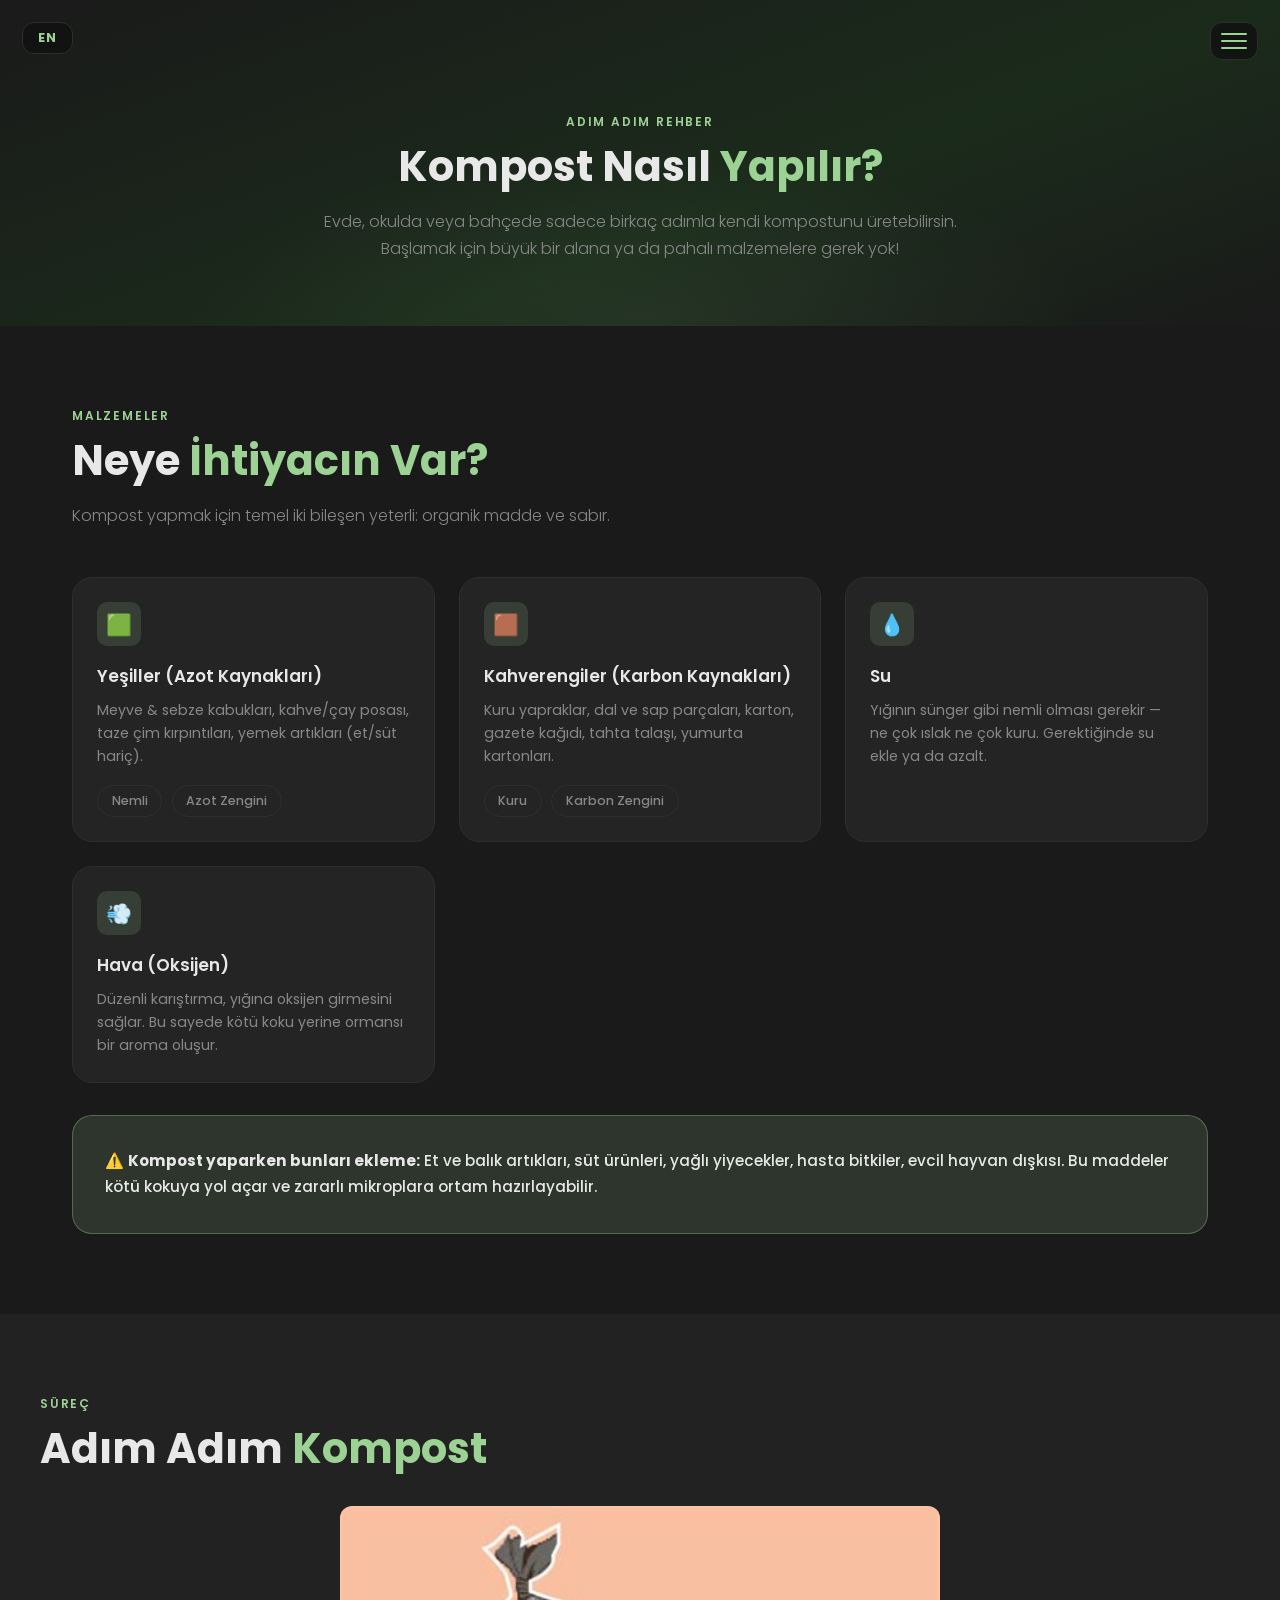
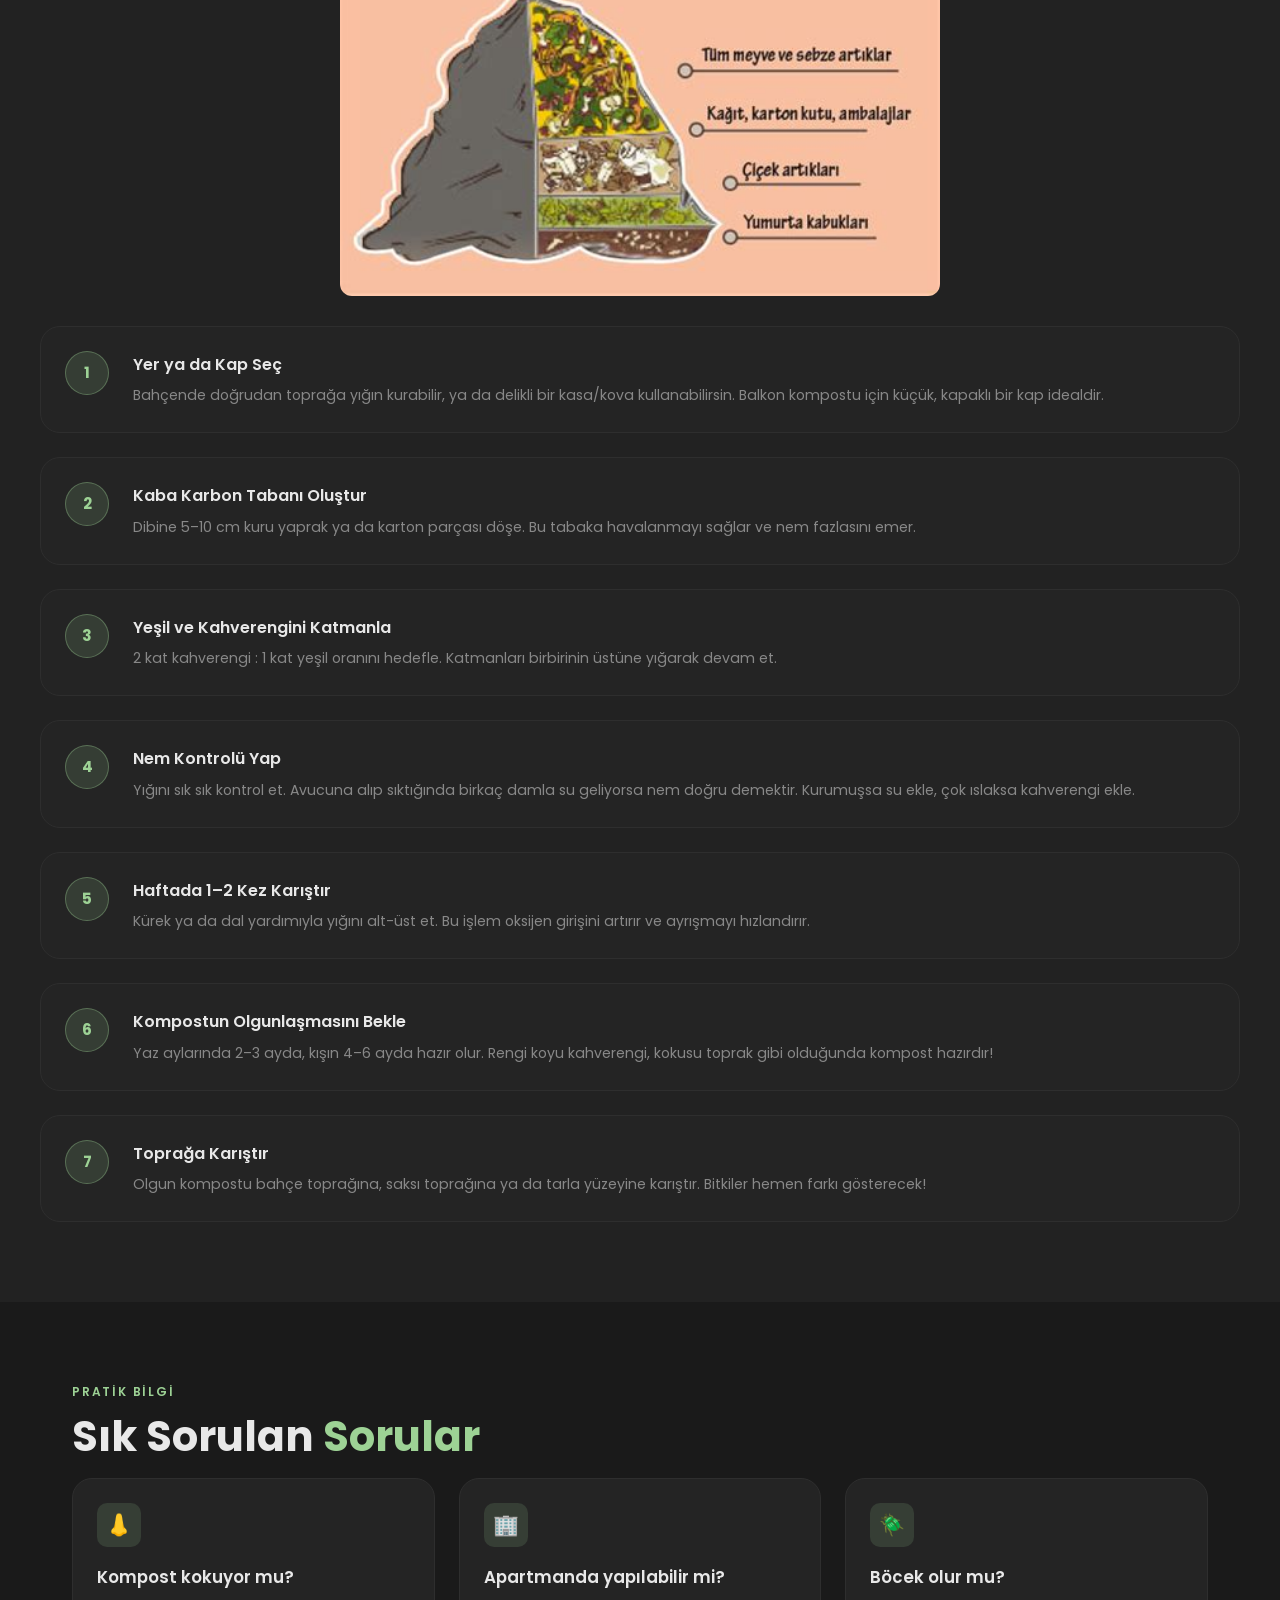
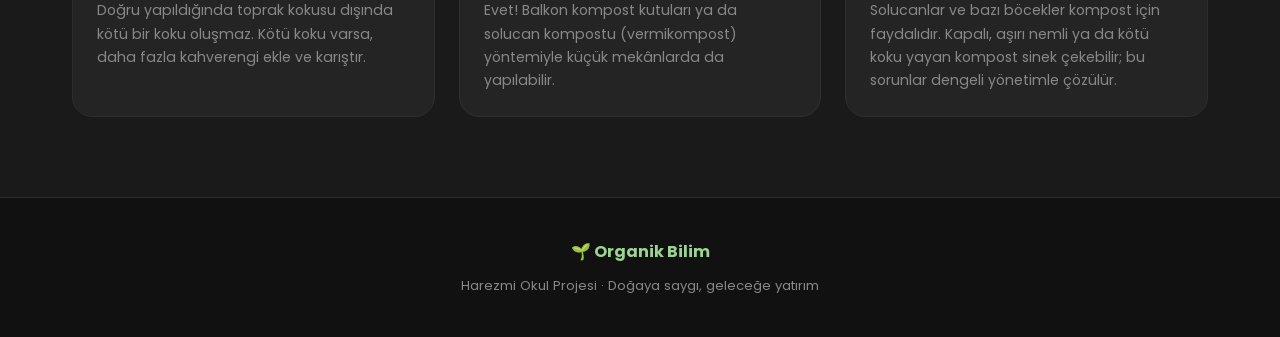
<file: kompost_nasil.html>
<!DOCTYPE html>
<html lang="tr">
<head>
  <meta charset="UTF-8" />
  <meta name="viewport" content="width=device-width, initial-scale=1.0" />
  <title>Kompost Nasıl Yapılır? — Organik Bilim</title>
  <link rel="stylesheet" href="styles.css" />
</head>
<body>

  <button class="lang-toggle" id="langToggle" aria-label="Switch language">EN</button>

  <button class="nav-toggle" id="navToggle" aria-label="Toggle menu">
    <span></span><span></span><span></span>
  </button>

  <nav class="nav-menu" id="navMenu">
    <div class="nav-logo" data-i18n="nav.logo">🌱 Organik Bilim</div>
    <ul>
	<li><a href="index.html"        data-i18n="nav.home">Anasayfa</a></li>
      <li><a href="hakkimizda.html"        data-i18n="nav.about">Hakkımızda</a></li>
      <li><a href="organik_atik.html"      data-i18n="nav.waste">Organik Atık Ne?</a></li>
      <li><a href="kompost_ne.html"        data-i18n="nav.compost">Kompost Ne?</a></li>
      <li><a href="kompost_nasil.html"     data-i18n="nav.howto">Kompost Nasıl Yapılır?</a></li>
      <li><a href="neler_yapilabilir.html" data-i18n="nav.actions">Neler Yapılabilir?</a></li>
      <li><a href="harezmi_projesi.html"   data-i18n="nav.project">Harezmi Projesi Hakkında</a></li>
    </ul>
  </nav>
  <div class="nav-overlay" id="navOverlay"></div>

  <header class="page-header">
    <div class="section-label" data-i18n="howto.header.label">Adım Adım Rehber</div>
    <h1 class="section-title"  data-i18n="howto.header.title">Kompost Nasıl <span>Yapılır?</span></h1>
    <p class="section-lead"    data-i18n="howto.header.lead">
      Evde, okulda veya bahçede sadece birkaç adımla kendi kompostunu üretebilirsin.
      Başlamak için büyük bir alana ya da pahalı malzemelere gerek yok!
    </p>
  </header>

  <!-- ── What You Need ── -->
  <section class="section">
    <div class="section-label" data-i18n="howto.need.label">Malzemeler</div>
    <h2 class="section-title"  data-i18n="howto.need.title">Neye <span>İhtiyacın Var?</span></h2>
    <p class="section-lead"    data-i18n="howto.need.lead">Kompost yapmak için temel iki bileşen yeterli: organik madde ve sabır.</p>

    <div class="cards">
      <div class="card">
        <div class="card-body">
          <div class="card-icon">🟩</div>
          <h3 data-i18n="howto.green.title">Yeşiller (Azot Kaynakları)</h3>
          <p  data-i18n="howto.green.desc">Meyve & sebze kabukları, kahve/çay posası, taze çim kırpıntıları, yemek artıkları (et/süt hariç).</p>
          <div class="tags mt-2">
            <span class="tag" data-i18n="howto.green.tag1">Nemli</span>
            <span class="tag" data-i18n="howto.green.tag2">Azot Zengini</span>
          </div>
        </div>
      </div>
      <div class="card">
        <div class="card-body">
          <div class="card-icon">🟫</div>
          <h3 data-i18n="howto.brown.title">Kahverengiler (Karbon Kaynakları)</h3>
          <p  data-i18n="howto.brown.desc">Kuru yapraklar, dal ve sap parçaları, karton, gazete kağıdı, tahta talaşı, yumurta kartonları.</p>
          <div class="tags mt-2">
            <span class="tag" data-i18n="howto.brown.tag1">Kuru</span>
            <span class="tag" data-i18n="howto.brown.tag2">Karbon Zengini</span>
          </div>
        </div>
      </div>
      <div class="card">
        <div class="card-body">
          <div class="card-icon">💧</div>
          <h3 data-i18n="howto.water.title">Su</h3>
          <p  data-i18n="howto.water.desc">Yığının sünger gibi nemli olması gerekir — ne çok ıslak ne çok kuru. Gerektiğinde su ekle ya da azalt.</p>
        </div>
      </div>
      <div class="card">
        <div class="card-body">
          <div class="card-icon">💨</div>
          <h3 data-i18n="howto.air.title">Hava (Oksijen)</h3>
          <p  data-i18n="howto.air.desc">Düzenli karıştırma, yığına oksijen girmesini sağlar. Bu sayede kötü koku yerine ormansı bir aroma oluşur.</p>
        </div>
      </div>
    </div>

    <div class="highlight" style="margin-top:2rem;">
      <p data-i18n="howto.warning">
        ⚠️ <strong>Kompost yaparken bunları ekleme:</strong> Et ve balık artıkları, süt ürünleri,
        yağlı yiyecekler, hasta bitkiler, evcil hayvan dışkısı. Bu maddeler kötü kokuya yol açar
        ve zararlı mikroplara ortam hazırlayabilir.
      </p>
    </div>
  </section>

  <!-- ── Step by Step ── -->
  <div class="section-full">
    <div class="inner">
      <div class="section-label" data-i18n="howto.steps.label">Süreç</div>
      <h2 class="section-title" style="margin-bottom:2rem;" data-i18n="howto.steps.title">Adım Adım <span>Kompost</span></h2>

      <!-- Step-by-step compost image: adding materials to bin, turning, and maturation process recommended -->
      <img src="pictures\compostinglayers.jpg" alt="Compost making steps" style="display: block; margin-left: auto; margin-right: auto; margin-bottom: 30px; width: 50%;" />
      

      <div class="steps">
        <div class="step">
          <div class="step-num">1</div>
          <div class="step-content">
            <h3 data-i18n="howto.s1.title">Yer ya da Kap Seç</h3>
            <p  data-i18n="howto.s1.desc">Bahçende doğrudan toprağa yığın kurabilir, ya da delikli bir kasa/kova kullanabilirsin. Balkon kompostu için küçük, kapaklı bir kap idealdir.</p>
          </div>
        </div>
        <div class="step">
          <div class="step-num">2</div>
          <div class="step-content">
            <h3 data-i18n="howto.s2.title">Kaba Karbon Tabanı Oluştur</h3>
            <p  data-i18n="howto.s2.desc">Dibine 5–10 cm kuru yaprak ya da karton parçası döşe. Bu tabaka havalanmayı sağlar ve nem fazlasını emer.</p>
          </div>
        </div>
        <div class="step">
          <div class="step-num">3</div>
          <div class="step-content">
            <h3 data-i18n="howto.s3.title">Yeşil ve Kahverengini Katmanla</h3>
            <p  data-i18n="howto.s3.desc">2 kat kahverengi : 1 kat yeşil oranını hedefle. Katmanları birbirinin üstüne yığarak devam et.</p>
          </div>
        </div>
        <div class="step">
          <div class="step-num">4</div>
          <div class="step-content">
            <h3 data-i18n="howto.s4.title">Nem Kontrolü Yap</h3>
            <p  data-i18n="howto.s4.desc">Yığını sık sık kontrol et. Avucuna alıp sıktığında birkaç damla su geliyorsa nem doğru demektir. Kurumuşsa su ekle, çok ıslaksa kahverengi ekle.</p>
          </div>
        </div>
        <div class="step">
          <div class="step-num">5</div>
          <div class="step-content">
            <h3 data-i18n="howto.s5.title">Haftada 1–2 Kez Karıştır</h3>
            <p  data-i18n="howto.s5.desc">Kürek ya da dal yardımıyla yığını alt-üst et. Bu işlem oksijen girişini artırır ve ayrışmayı hızlandırır.</p>
          </div>
        </div>
        <div class="step">
          <div class="step-num">6</div>
          <div class="step-content">
            <h3 data-i18n="howto.s6.title">Kompostun Olgunlaşmasını Bekle</h3>
            <p  data-i18n="howto.s6.desc">Yaz aylarında 2–3 ayda, kışın 4–6 ayda hazır olur. Rengi koyu kahverengi, kokusu toprak gibi olduğunda kompost hazırdır!</p>
          </div>
        </div>
        <div class="step">
          <div class="step-num">7</div>
          <div class="step-content">
            <h3 data-i18n="howto.s7.title">Toprağa Karıştır</h3>
            <p  data-i18n="howto.s7.desc">Olgun kompostu bahçe toprağına, saksı toprağına ya da tarla yüzeyine karıştır. Bitkiler hemen farkı gösterecek!</p>
          </div>
        </div>
      </div>
    </div>
  </div>

  <!-- ── Tips & FAQ ── -->
  <section class="section">
    <div class="section-label" data-i18n="howto.faq.label">Pratik Bilgi</div>
    <h2 class="section-title"  data-i18n="howto.faq.title">Sık Sorulan <span>Sorular</span></h2>

    <div class="cards">
      <div class="card">
        <div class="card-body">
          <div class="card-icon">👃</div>
          <h3 data-i18n="howto.faq1.title">Kompost kokuyor mu?</h3>
          <p  data-i18n="howto.faq1.desc">Doğru yapıldığında toprak kokusu dışında kötü bir koku oluşmaz. Kötü koku varsa, daha fazla kahverengi ekle ve karıştır.</p>
        </div>
      </div>
      <div class="card">
        <div class="card-body">
          <div class="card-icon">🏢</div>
          <h3 data-i18n="howto.faq2.title">Apartmanda yapılabilir mi?</h3>
          <p  data-i18n="howto.faq2.desc">Evet! Balkon kompost kutuları ya da solucan kompostu (vermikompost) yöntemiyle küçük mekânlarda da yapılabilir.</p>
        </div>
      </div>
      <div class="card">
        <div class="card-body">
          <div class="card-icon">🪲</div>
          <h3 data-i18n="howto.faq3.title">Böcek olur mu?</h3>
          <p  data-i18n="howto.faq3.desc">Solucanlar ve bazı böcekler kompost için faydalıdır. Kapalı, aşırı nemli ya da kötü koku yayan kompost sinek çekebilir; bu sorunlar dengeli yönetimle çözülür.</p>
        </div>
      </div>
    </div>
  </section>

  <footer>
    <div class="footer-logo" data-i18n="footer.logo">🌱 Organik Bilim</div>
    <p data-i18n="footer.text">Harezmi Okul Projesi &nbsp;·&nbsp; Doğaya saygı, geleceğe yatırım</p>
  </footer>

  <script src="nav.js"></script>
  <script src="translations.js"></script>
  <script src="lang.js"></script>
</body>
</html>
</file>
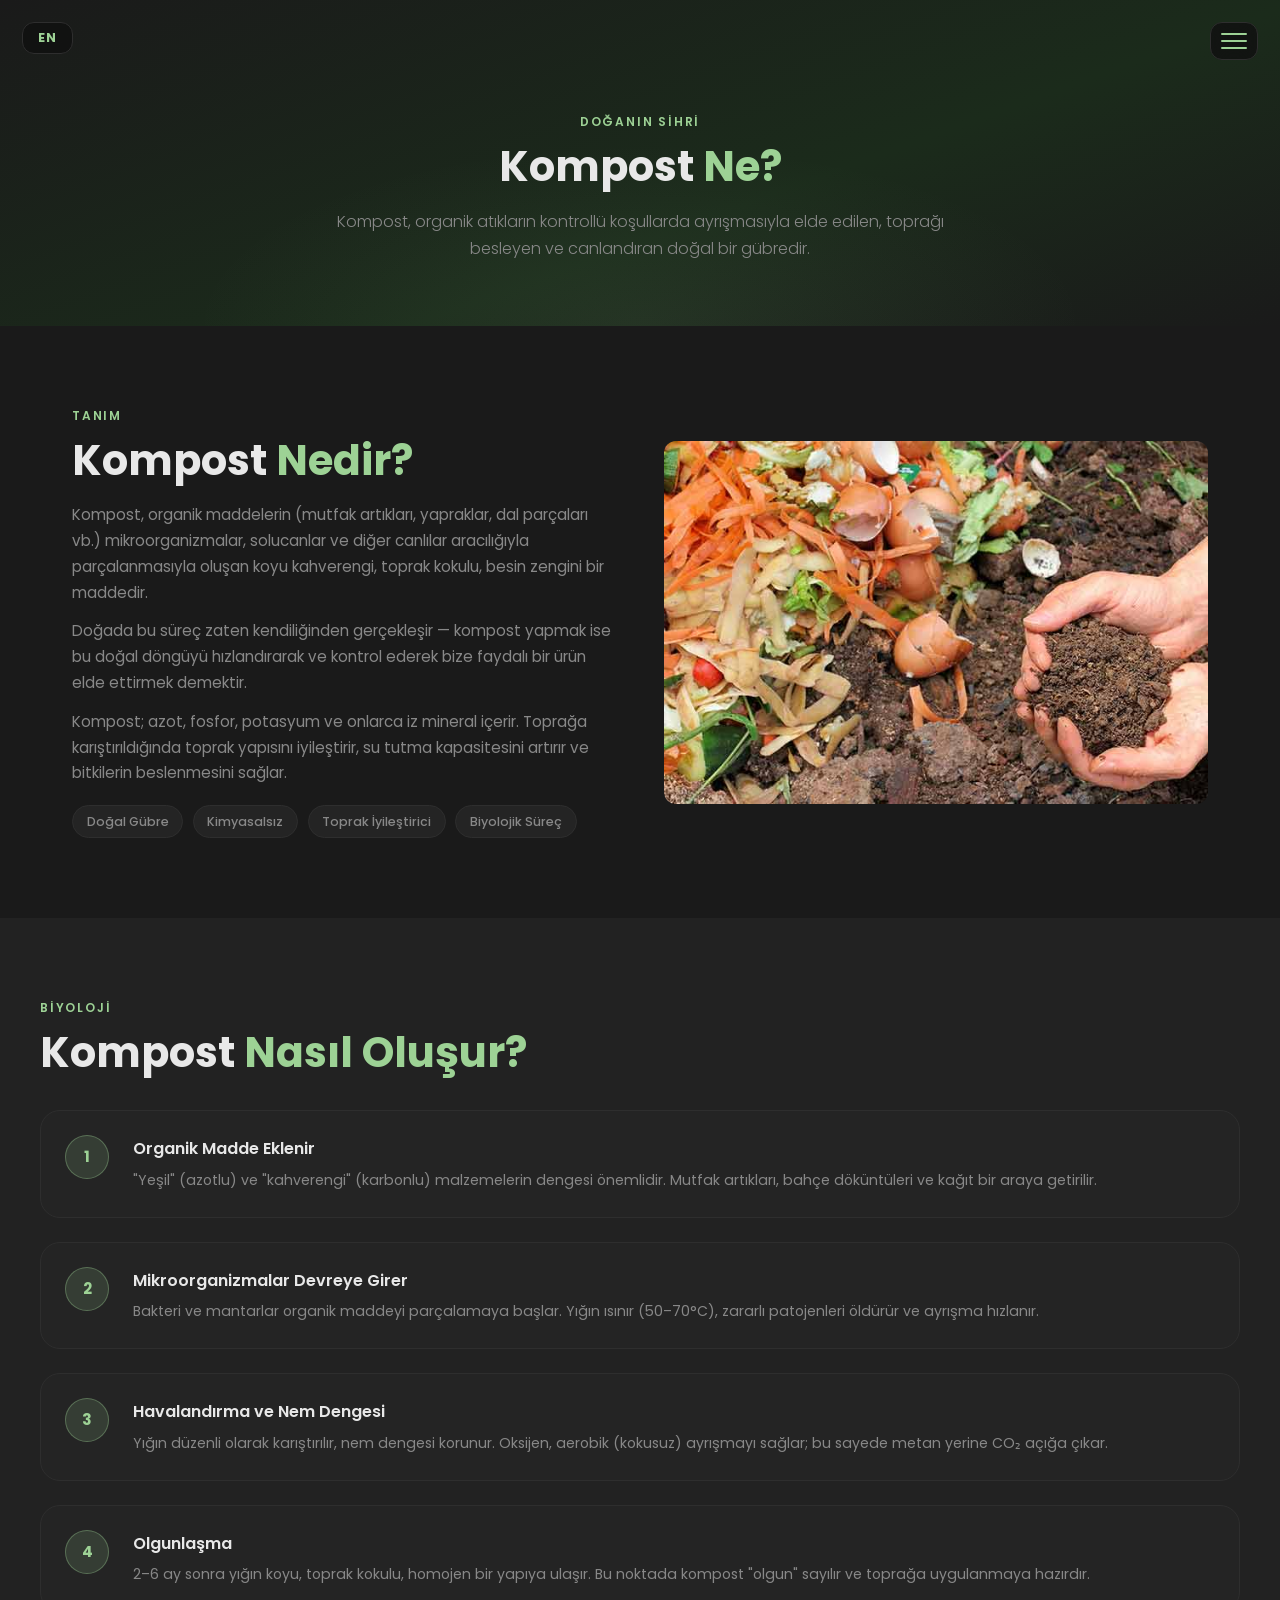
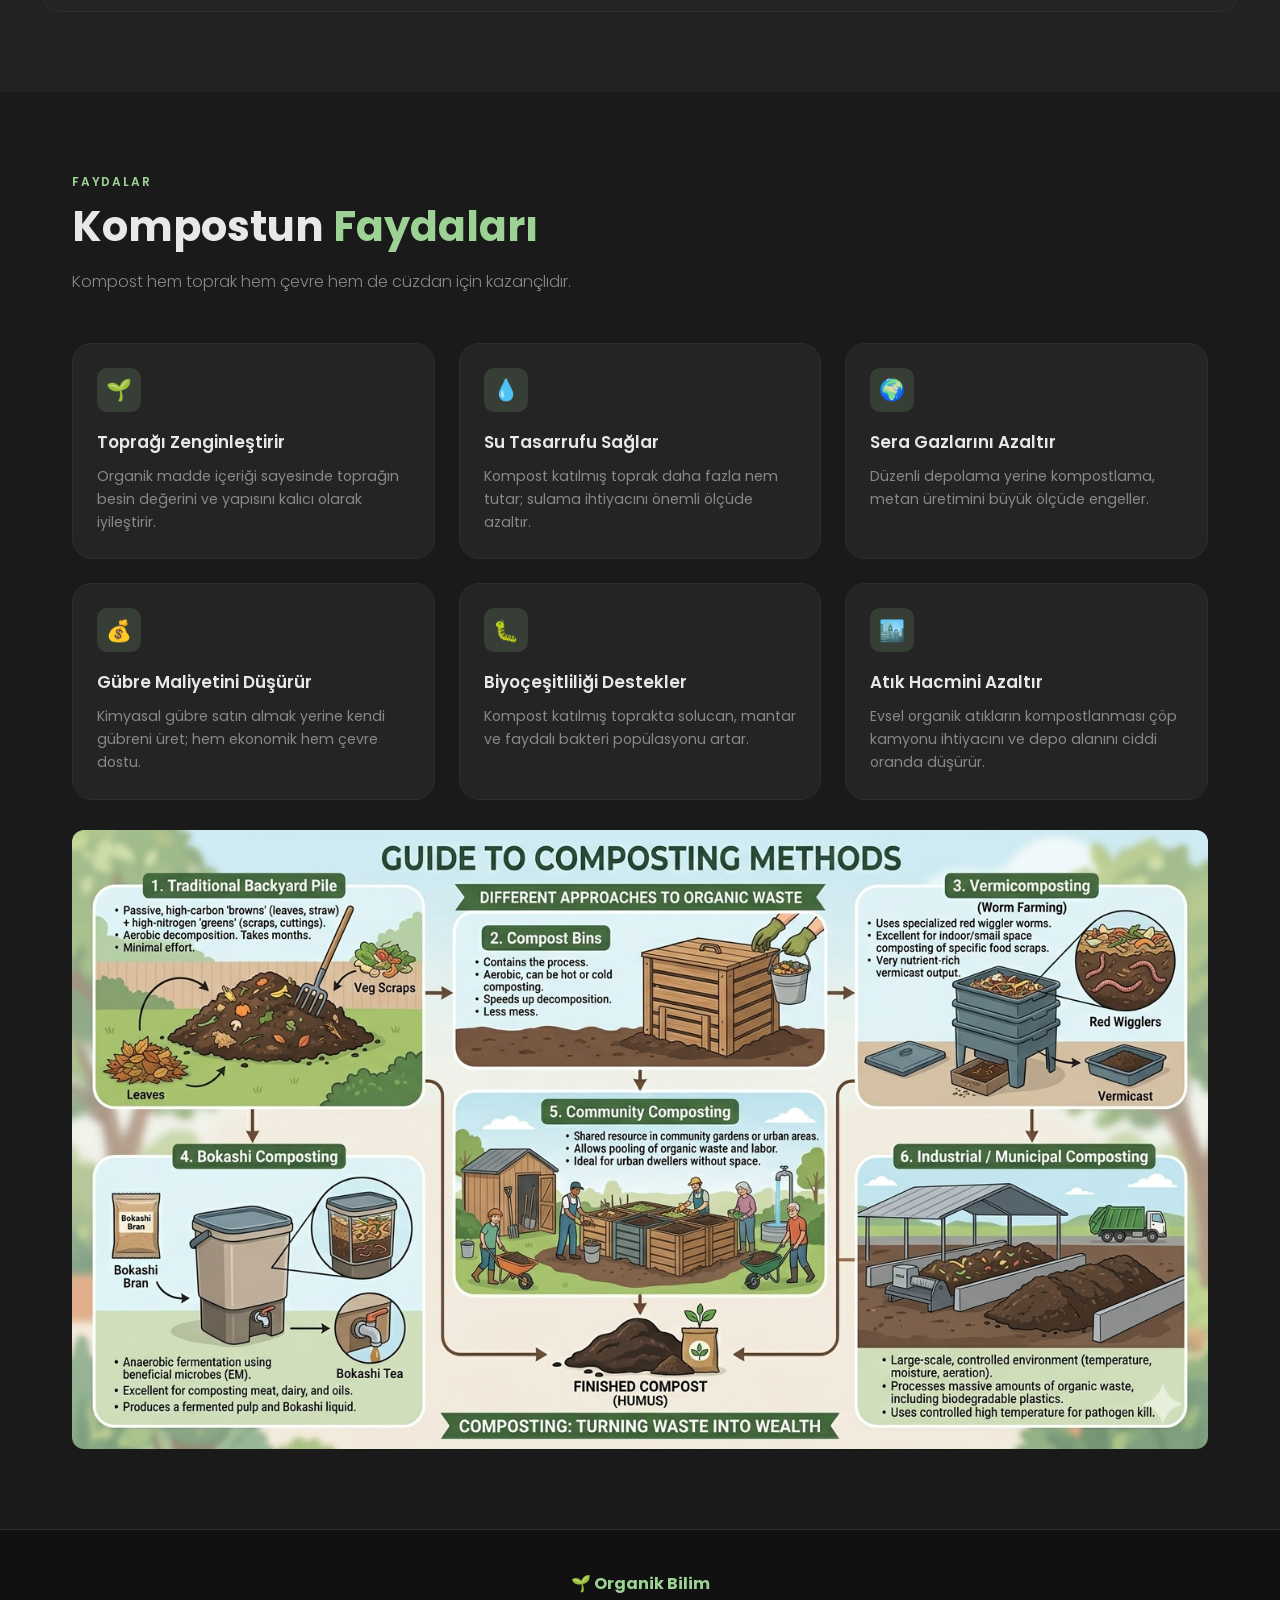
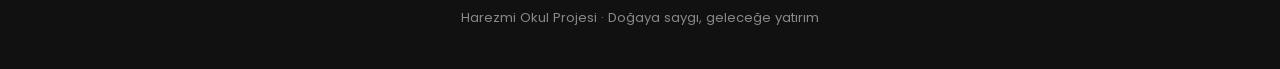
<file: kompost_ne.html>
<!DOCTYPE html>
<html lang="tr">
<head>
  <meta charset="UTF-8" />
  <meta name="viewport" content="width=device-width, initial-scale=1.0" />
  <title>Kompost Ne? — Organik Bilim</title>
  <link rel="stylesheet" href="styles.css" />
</head>
<body>

  <button class="lang-toggle" id="langToggle" aria-label="Switch language">EN</button>

  <button class="nav-toggle" id="navToggle" aria-label="Toggle menu">
    <span></span><span></span><span></span>
  </button>

  <nav class="nav-menu" id="navMenu">
    <div class="nav-logo" data-i18n="nav.logo">🌱 Organik Bilim</div>
    <ul>
	<li><a href="index.html"        data-i18n="nav.home">Anasayfa</a></li>
      <li><a href="hakkimizda.html"        data-i18n="nav.about">Hakkımızda</a></li>
      <li><a href="organik_atik.html"      data-i18n="nav.waste">Organik Atık Ne?</a></li>
      <li><a href="kompost_ne.html"        data-i18n="nav.compost">Kompost Ne?</a></li>
      <li><a href="kompost_nasil.html"     data-i18n="nav.howto">Kompost Nasıl Yapılır?</a></li>
      <li><a href="neler_yapilabilir.html" data-i18n="nav.actions">Neler Yapılabilir?</a></li>
      <li><a href="harezmi_projesi.html"   data-i18n="nav.project">Harezmi Projesi Hakkında</a></li>
    </ul>
  </nav>
  <div class="nav-overlay" id="navOverlay"></div>

  <header class="page-header">
    <div class="section-label" data-i18n="compost.header.label">Doğanın Sihri</div>
    <h1 class="section-title"  data-i18n="compost.header.title">Kompost <span>Ne?</span></h1>
    <p class="section-lead"    data-i18n="compost.header.lead">
      Kompost, organik atıkların kontrollü koşullarda ayrışmasıyla elde edilen,
      toprağı besleyen ve canlandıran doğal bir gübredir.
    </p>
  </header>

  <!-- ── Definition ── -->
  <section class="section">
    <div class="info-grid">
      <div class="info-text">
        <div class="section-label" data-i18n="compost.def.label">Tanım</div>
        <h2 class="section-title"  data-i18n="compost.def.title">Kompost <span>Nedir?</span></h2>
        <p data-i18n="compost.def.p1">
          Kompost, organik maddelerin (mutfak artıkları, yapraklar, dal parçaları vb.)
          mikroorganizmalar, solucanlar ve diğer canlılar aracılığıyla parçalanmasıyla
          oluşan koyu kahverengi, toprak kokulu, besin zengini bir maddedir.
        </p>
        <p data-i18n="compost.def.p2">
          Doğada bu süreç zaten kendiliğinden gerçekleşir — kompost yapmak ise bu doğal
          döngüyü hızlandırarak ve kontrol ederek bize faydalı bir ürün elde ettirmek demektir.
        </p>
        <p data-i18n="compost.def.p3">
          Kompost; azot, fosfor, potasyum ve onlarca iz mineral içerir. Toprağa karıştırıldığında
          toprak yapısını iyileştirir, su tutma kapasitesini artırır ve bitkilerin beslenmesini sağlar.
        </p>
        <div class="tags">
          <span class="tag" data-i18n="compost.tag1">Doğal Gübre</span>
          <span class="tag" data-i18n="compost.tag2">Kimyasalsız</span>
          <span class="tag" data-i18n="compost.tag3">Toprak İyileştirici</span>
          <span class="tag" data-i18n="compost.tag4">Biyolojik Süreç</span>
        </div>
      </div>
      <div class="info-img">
        <!-- Definition image: mature compost soil, dark brown humus or garden fertilizer recommended -->
        <img src="pictures\mature-compost-2825337098.jpg" alt="Mature compost soil" />
        
      </div>
    </div>
  </section>

  <!-- ── How It Forms ── -->
  <div class="section-full">
    <div class="inner">
      <div class="section-label" data-i18n="compost.how.label">Biyoloji</div>
      <h2 class="section-title" style="margin-bottom:2rem;" data-i18n="compost.how.title">Kompost <span>Nasıl Oluşur?</span></h2>
      <div class="steps">
        <div class="step">
          <div class="step-num">1</div>
          <div class="step-content">
            <h3 data-i18n="compost.s1.title">Organik Madde Eklenir</h3>
            <p  data-i18n="compost.s1.desc">"Yeşil" (azotlu) ve "kahverengi" (karbonlu) malzemelerin dengesi önemlidir. Mutfak artıkları, bahçe döküntüleri ve kağıt bir araya getirilir.</p>
          </div>
        </div>
        <div class="step">
          <div class="step-num">2</div>
          <div class="step-content">
            <h3 data-i18n="compost.s2.title">Mikroorganizmalar Devreye Girer</h3>
            <p  data-i18n="compost.s2.desc">Bakteri ve mantarlar organik maddeyi parçalamaya başlar. Yığın ısınır (50–70°C), zararlı patojenleri öldürür ve ayrışma hızlanır.</p>
          </div>
        </div>
        <div class="step">
          <div class="step-num">3</div>
          <div class="step-content">
            <h3 data-i18n="compost.s3.title">Havalandırma ve Nem Dengesi</h3>
            <p  data-i18n="compost.s3.desc">Yığın düzenli olarak karıştırılır, nem dengesi korunur. Oksijen, aerobik (kokusuz) ayrışmayı sağlar; bu sayede metan yerine CO₂ açığa çıkar.</p>
          </div>
        </div>
        <div class="step">
          <div class="step-num">4</div>
          <div class="step-content">
            <h3 data-i18n="compost.s4.title">Olgunlaşma</h3>
            <p  data-i18n="compost.s4.desc">2–6 ay sonra yığın koyu, toprak kokulu, homojen bir yapıya ulaşır. Bu noktada kompost "olgun" sayılır ve toprağa uygulanmaya hazırdır.</p>
          </div>
        </div>
      </div>
    </div>
  </div>

  <!-- ── Benefits ── -->
  <section class="section">
    <div class="section-label" data-i18n="compost.benefits.label">Faydalar</div>
    <h2 class="section-title"  data-i18n="compost.benefits.title">Kompostun <span>Faydaları</span></h2>
    <p class="section-lead"    data-i18n="compost.benefits.lead">Kompost hem toprak hem çevre hem de cüzdan için kazançlıdır.</p>

    <div class="cards">
      <div class="card">
        <div class="card-body">
          <div class="card-icon">🌱</div>
          <h3 data-i18n="compost.b1.title">Toprağı Zenginleştirir</h3>
          <p  data-i18n="compost.b1.desc">Organik madde içeriği sayesinde toprağın besin değerini ve yapısını kalıcı olarak iyileştirir.</p>
        </div>
      </div>
      <div class="card">
        <div class="card-body">
          <div class="card-icon">💧</div>
          <h3 data-i18n="compost.b2.title">Su Tasarrufu Sağlar</h3>
          <p  data-i18n="compost.b2.desc">Kompost katılmış toprak daha fazla nem tutar; sulama ihtiyacını önemli ölçüde azaltır.</p>
        </div>
      </div>
      <div class="card">
        <div class="card-body">
          <div class="card-icon">🌍</div>
          <h3 data-i18n="compost.b3.title">Sera Gazlarını Azaltır</h3>
          <p  data-i18n="compost.b3.desc">Düzenli depolama yerine kompostlama, metan üretimini büyük ölçüde engeller.</p>
        </div>
      </div>
      <div class="card">
        <div class="card-body">
          <div class="card-icon">💰</div>
          <h3 data-i18n="compost.b4.title">Gübre Maliyetini Düşürür</h3>
          <p  data-i18n="compost.b4.desc">Kimyasal gübre satın almak yerine kendi gübreni üret; hem ekonomik hem çevre dostu.</p>
        </div>
      </div>
      <div class="card">
        <div class="card-body">
          <div class="card-icon">🐛</div>
          <h3 data-i18n="compost.b5.title">Biyoçeşitliliği Destekler</h3>
          <p  data-i18n="compost.b5.desc">Kompost katılmış toprakta solucan, mantar ve faydalı bakteri popülasyonu artar.</p>
        </div>
      </div>
      <div class="card">
        <div class="card-body">
          <div class="card-icon">🏙️</div>
          <h3 data-i18n="compost.b6.title">Atık Hacmini Azaltır</h3>
          <p  data-i18n="compost.b6.desc">Evsel organik atıkların kompostlanması çöp kamyonu ihtiyacını ve depo alanını ciddi oranda düşürür.</p>
        </div>
      </div>
    </div>

    <!-- Compost types image: side-by-side comparison of different composting methods infographic recommended -->
    <img src="pictures\CompostinMethods.png" alt="Comparison of different compost types" style="margin-top: 30px" />
    
  </section>

  <footer>
    <div class="footer-logo" data-i18n="footer.logo">🌱 Organik Bilim</div>
    <p data-i18n="footer.text">Harezmi Okul Projesi &nbsp;·&nbsp; Doğaya saygı, geleceğe yatırım</p>
  </footer>

  <script src="nav.js"></script>
  <script src="translations.js"></script>
  <script src="lang.js"></script>
</body>
</html>
</file>
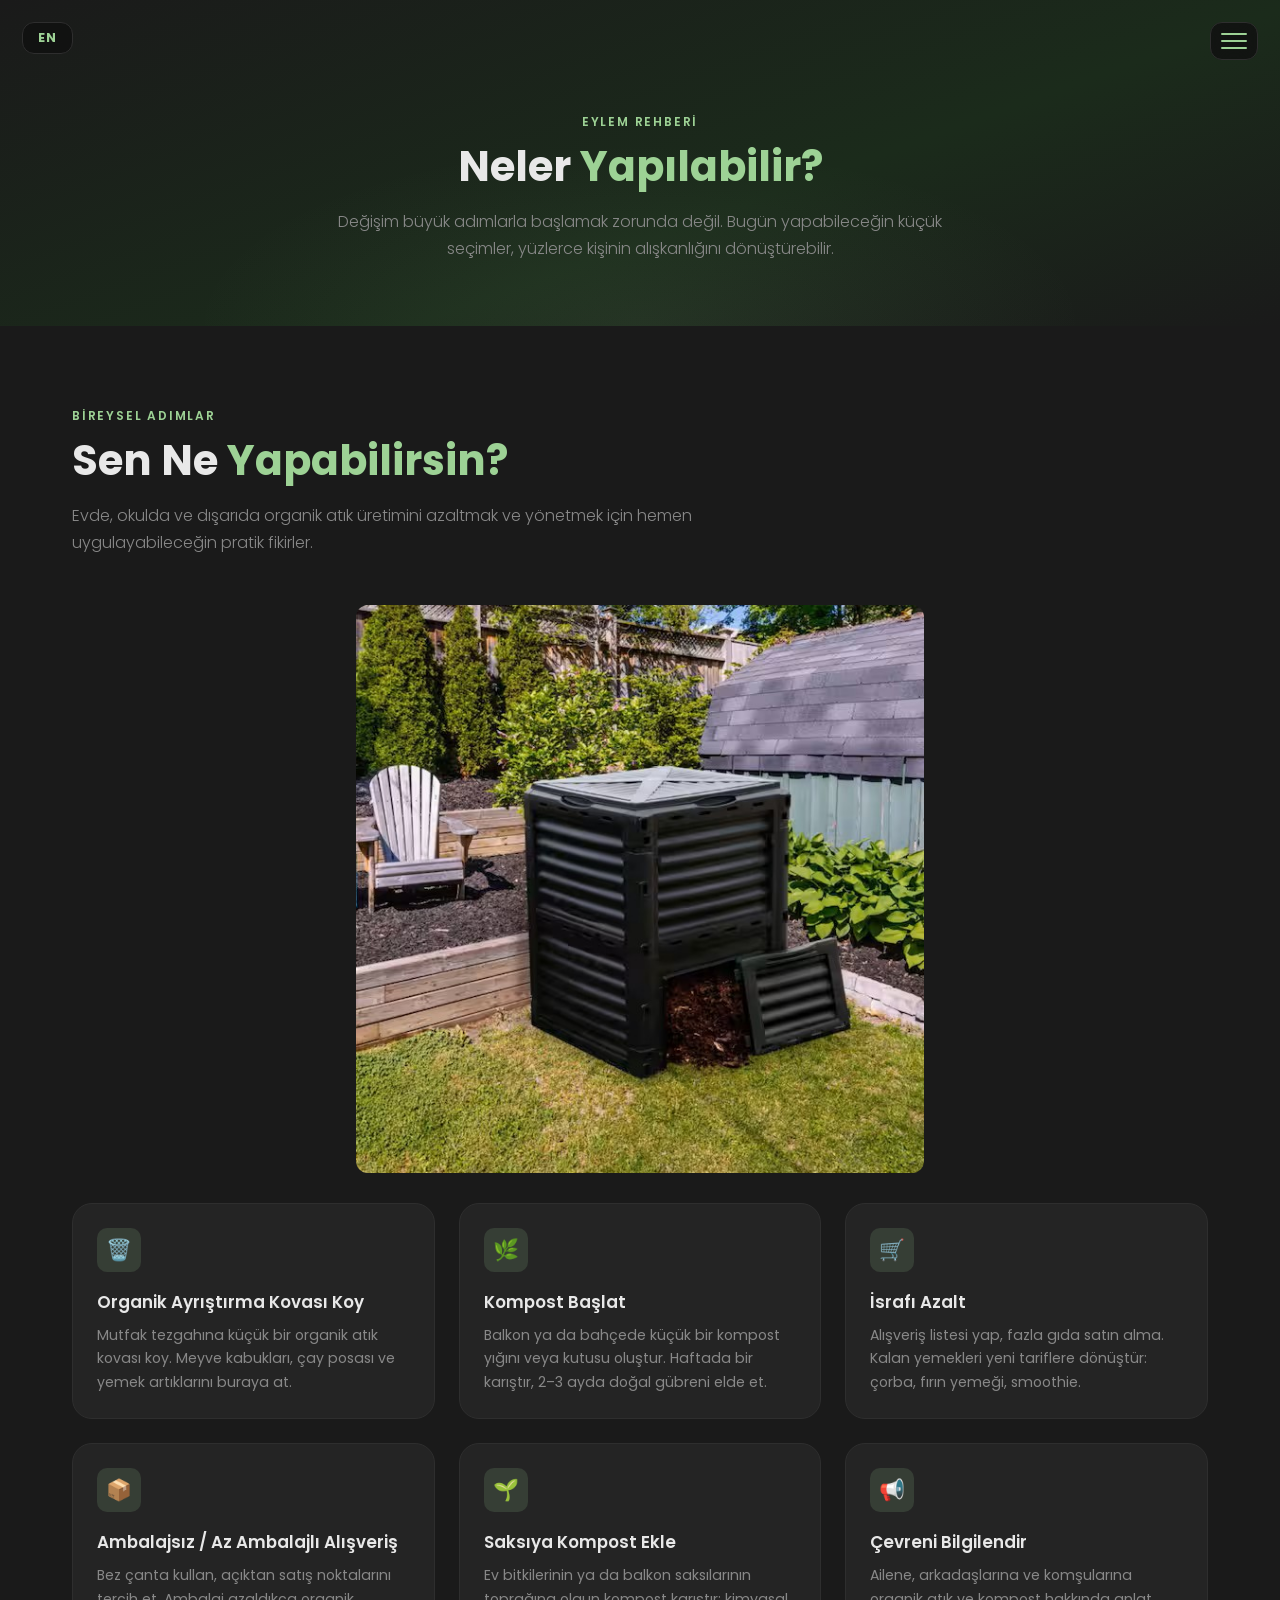
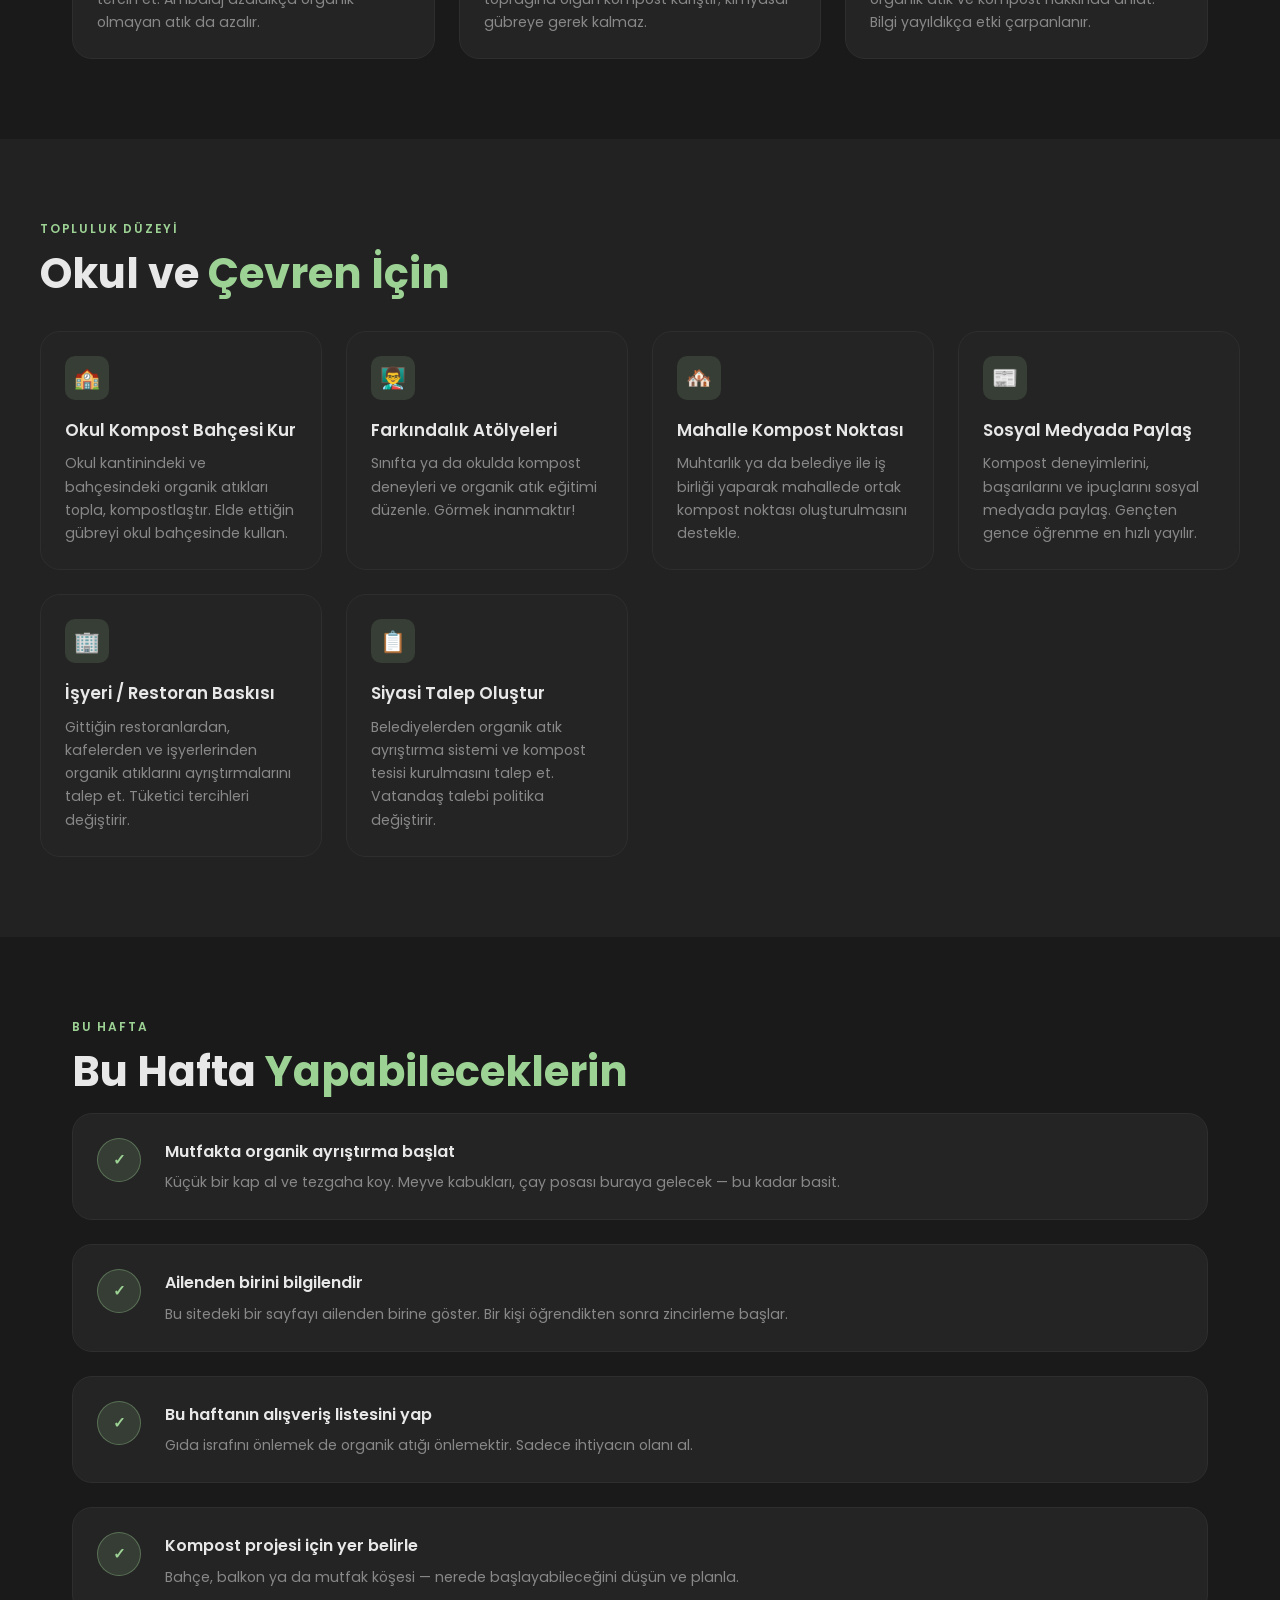
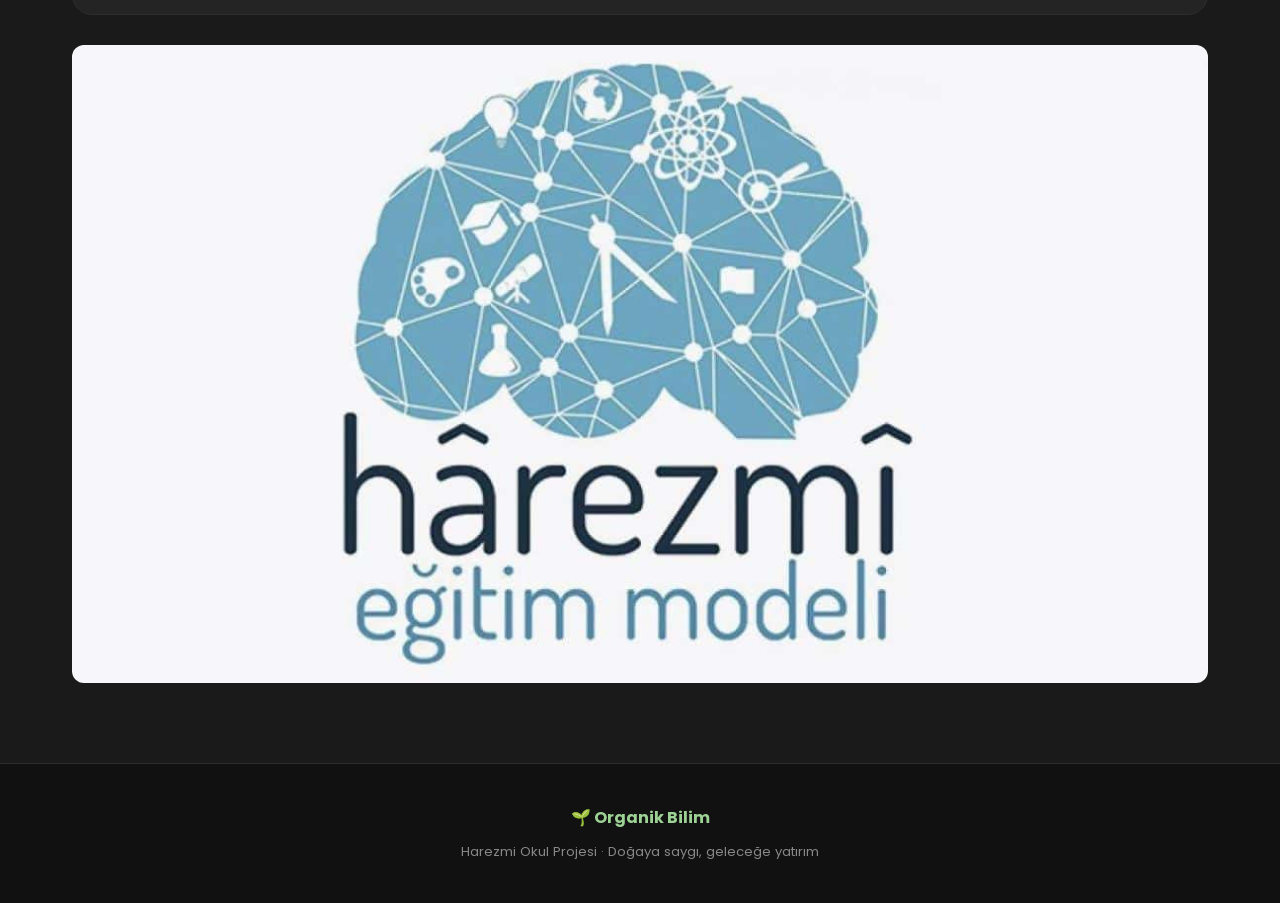
<file: neler_yapilabilir.html>
<!DOCTYPE html>
<html lang="tr">
<head>
  <meta charset="UTF-8" />
  <meta name="viewport" content="width=device-width, initial-scale=1.0" />
  <title>Neler Yapılabilir? — Organik Bilim</title>
  <link rel="stylesheet" href="styles.css" />
</head>
<body>

  <button class="lang-toggle" id="langToggle" aria-label="Switch language">EN</button>

  <button class="nav-toggle" id="navToggle" aria-label="Toggle menu">
    <span></span><span></span><span></span>
  </button>

  <nav class="nav-menu" id="navMenu">
    <div class="nav-logo" data-i18n="nav.logo">🌱 Organik Bilim</div>
    <ul>
	<li><a href="index.html"        data-i18n="nav.home">Anasayfa</a></li>
      <li><a href="hakkimizda.html"        data-i18n="nav.about">Hakkımızda</a></li>
      <li><a href="organik_atik.html"      data-i18n="nav.waste">Organik Atık Ne?</a></li>
      <li><a href="kompost_ne.html"        data-i18n="nav.compost">Kompost Ne?</a></li>
      <li><a href="kompost_nasil.html"     data-i18n="nav.howto">Kompost Nasıl Yapılır?</a></li>
      <li><a href="neler_yapilabilir.html" data-i18n="nav.actions">Neler Yapılabilir?</a></li>
      <li><a href="harezmi_projesi.html"   data-i18n="nav.project">Harezmi Projesi Hakkında</a></li>
    </ul>
  </nav>
  <div class="nav-overlay" id="navOverlay"></div>

  <header class="page-header">
    <div class="section-label" data-i18n="actions.header.label">Eylem Rehberi</div>
    <h1 class="section-title"  data-i18n="actions.header.title">Neler <span>Yapılabilir?</span></h1>
    <p class="section-lead"    data-i18n="actions.header.lead">
      Değişim büyük adımlarla başlamak zorunda değil. Bugün yapabileceğin
      küçük seçimler, yüzlerce kişinin alışkanlığını dönüştürebilir.
    </p>
  </header>

  <!-- ── Individual Actions ── -->
  <section class="section">
    <div class="section-label" data-i18n="actions.ind.label">Bireysel Adımlar</div>
    <h2 class="section-title"  data-i18n="actions.ind.title">Sen Ne <span>Yapabilirsin?</span></h2>
    <p class="section-lead"    data-i18n="actions.ind.lead">
      Evde, okulda ve dışarıda organik atık üretimini azaltmak ve yönetmek için
      hemen uygulayabileceğin pratik fikirler.
    </p>

    <!-- Individual action image: home compost bin, waste sorting or child in the garden recommended -->
    <div style="text-align: center;">
	<img  src="pictures\HomeOrganicWasteBin.jpg" alt="Organic waste management at home" style="display: block; margin-left: auto; margin-right: auto; margin-bottom: 30px; width: 50%;"/>
   </div>

    <div class="cards">
      <div class="card">
        <div class="card-body">
          <div class="card-icon">🗑️</div>
          <h3 data-i18n="actions.a1.title">Organik Ayrıştırma Kovası Koy</h3>
          <p  data-i18n="actions.a1.desc">Mutfak tezgahına küçük bir organik atık kovası koy. Meyve kabukları, çay posası ve yemek artıklarını buraya at.</p>
        </div>
      </div>
      <div class="card">
        <div class="card-body">
          <div class="card-icon">🌿</div>
          <h3 data-i18n="actions.a2.title">Kompost Başlat</h3>
          <p  data-i18n="actions.a2.desc">Balkon ya da bahçede küçük bir kompost yığını veya kutusu oluştur. Haftada bir karıştır, 2–3 ayda doğal gübreni elde et.</p>
        </div>
      </div>
      <div class="card">
        <div class="card-body">
          <div class="card-icon">🛒</div>
          <h3 data-i18n="actions.a3.title">İsrafı Azalt</h3>
          <p  data-i18n="actions.a3.desc">Alışveriş listesi yap, fazla gıda satın alma. Kalan yemekleri yeni tariflere dönüştür: çorba, fırın yemeği, smoothie.</p>
        </div>
      </div>
      <div class="card">
        <div class="card-body">
          <div class="card-icon">📦</div>
          <h3 data-i18n="actions.a4.title">Ambalajsız / Az Ambalajlı Alışveriş</h3>
          <p  data-i18n="actions.a4.desc">Bez çanta kullan, açıktan satış noktalarını tercih et. Ambalaj azaldıkça organik olmayan atık da azalır.</p>
        </div>
      </div>
      <div class="card">
        <div class="card-body">
          <div class="card-icon">🌱</div>
          <h3 data-i18n="actions.a5.title">Saksıya Kompost Ekle</h3>
          <p  data-i18n="actions.a5.desc">Ev bitkilerinin ya da balkon saksılarının toprağına olgun kompost karıştır; kimyasal gübreye gerek kalmaz.</p>
        </div>
      </div>
      <div class="card">
        <div class="card-body">
          <div class="card-icon">📢</div>
          <h3 data-i18n="actions.a6.title">Çevreni Bilgilendir</h3>
          <p  data-i18n="actions.a6.desc">Ailene, arkadaşlarına ve komşularına organik atık ve kompost hakkında anlat. Bilgi yayıldıkça etki çarpanlanır.</p>
        </div>
      </div>
    </div>
  </section>

  <!-- ── School & Community ── -->
  <div class="section-full">
    <div class="inner">
      <div class="section-label" data-i18n="actions.com.label">Topluluk Düzeyi</div>
      <h2 class="section-title" style="margin-bottom:2rem;" data-i18n="actions.com.title">Okul ve <span>Çevren İçin</span></h2>

      <div class="cards">
        <div class="card">
          <div class="card-body">
            <div class="card-icon">🏫</div>
            <h3 data-i18n="actions.c1.title">Okul Kompost Bahçesi Kur</h3>
            <p  data-i18n="actions.c1.desc">Okul kantinindeki ve bahçesindeki organik atıkları topla, kompostlaştır. Elde ettiğin gübreyi okul bahçesinde kullan.</p>
          </div>
        </div>
        <div class="card">
          <div class="card-body">
            <div class="card-icon">👨‍🏫</div>
            <h3 data-i18n="actions.c2.title">Farkındalık Atölyeleri</h3>
            <p  data-i18n="actions.c2.desc">Sınıfta ya da okulda kompost deneyleri ve organik atık eğitimi düzenle. Görmek inanmaktır!</p>
          </div>
        </div>
        <div class="card">
          <div class="card-body">
            <div class="card-icon">🏘️</div>
            <h3 data-i18n="actions.c3.title">Mahalle Kompost Noktası</h3>
            <p  data-i18n="actions.c3.desc">Muhtarlık ya da belediye ile iş birliği yaparak mahallede ortak kompost noktası oluşturulmasını destekle.</p>
          </div>
        </div>
        <div class="card">
          <div class="card-body">
            <div class="card-icon">📰</div>
            <h3 data-i18n="actions.c4.title">Sosyal Medyada Paylaş</h3>
            <p  data-i18n="actions.c4.desc">Kompost deneyimlerini, başarılarını ve ipuçlarını sosyal medyada paylaş. Gençten gence öğrenme en hızlı yayılır.</p>
          </div>
        </div>
        <div class="card">
          <div class="card-body">
            <div class="card-icon">🏢</div>
            <h3 data-i18n="actions.c5.title">İşyeri / Restoran Baskısı</h3>
            <p  data-i18n="actions.c5.desc">Gittiğin restoranlardan, kafelerden ve işyerlerinden organik atıklarını ayrıştırmalarını talep et. Tüketici tercihleri değiştirir.</p>
          </div>
        </div>
        <div class="card">
          <div class="card-body">
            <div class="card-icon">📋</div>
            <h3 data-i18n="actions.c6.title">Siyasi Talep Oluştur</h3>
            <p  data-i18n="actions.c6.desc">Belediyelerden organik atık ayrıştırma sistemi ve kompost tesisi kurulmasını talep et. Vatandaş talebi politika değiştirir.</p>
          </div>
        </div>
      </div>
    </div>
  </div>

  <!-- ── Quick Action List ── -->
  <section class="section">
    <div class="section-label" data-i18n="actions.week.label">Bu Hafta</div>
    <h2 class="section-title"  data-i18n="actions.week.title">Bu Hafta <span>Yapabileceklerin</span></h2>

    <div class="steps">
      <div class="step">
        <div class="step-num">✓</div>
        <div class="step-content">
          <h3 data-i18n="actions.w1.title">Mutfakta organik ayrıştırma başlat</h3>
          <p  data-i18n="actions.w1.desc">Küçük bir kap al ve tezgaha koy. Meyve kabukları, çay posası buraya gelecek — bu kadar basit.</p>
        </div>
      </div>
      <div class="step">
        <div class="step-num">✓</div>
        <div class="step-content">
          <h3 data-i18n="actions.w2.title">Ailenden birini bilgilendir</h3>
          <p  data-i18n="actions.w2.desc">Bu sitedeki bir sayfayı ailenden birine göster. Bir kişi öğrendikten sonra zincirleme başlar.</p>
        </div>
      </div>
      <div class="step">
        <div class="step-num">✓</div>
        <div class="step-content">
          <h3 data-i18n="actions.w3.title">Bu haftanın alışveriş listesini yap</h3>
          <p  data-i18n="actions.w3.desc">Gıda israfını önlemek de organik atığı önlemektir. Sadece ihtiyacın olanı al.</p>
        </div>
      </div>
      <div class="step">
        <div class="step-num">✓</div>
        <div class="step-content">
          <h3 data-i18n="actions.w4.title">Kompost projesi için yer belirle</h3>
          <p  data-i18n="actions.w4.desc">Bahçe, balkon ya da mutfak köşesi — nerede başlayabileceğini düşün ve planla.</p>
        </div>
      </div>
    </div>

    <!-- Action/motivation image: young people working in a community garden recommended -->
    <img src="pictures\k_13112244_29222458_image-1858698905.jpg" alt="Young people managing organic waste in a community garden" style="margin-top: 30px" />
   
  </section>

  <footer>
    <div class="footer-logo" data-i18n="footer.logo">🌱 Organik Bilim</div>
    <p data-i18n="footer.text">Harezmi Okul Projesi &nbsp;·&nbsp; Doğaya saygı, geleceğe yatırım</p>
  </footer>

  <script src="nav.js"></script>
  <script src="translations.js"></script>
  <script src="lang.js"></script>
</body>
</html>
</file>
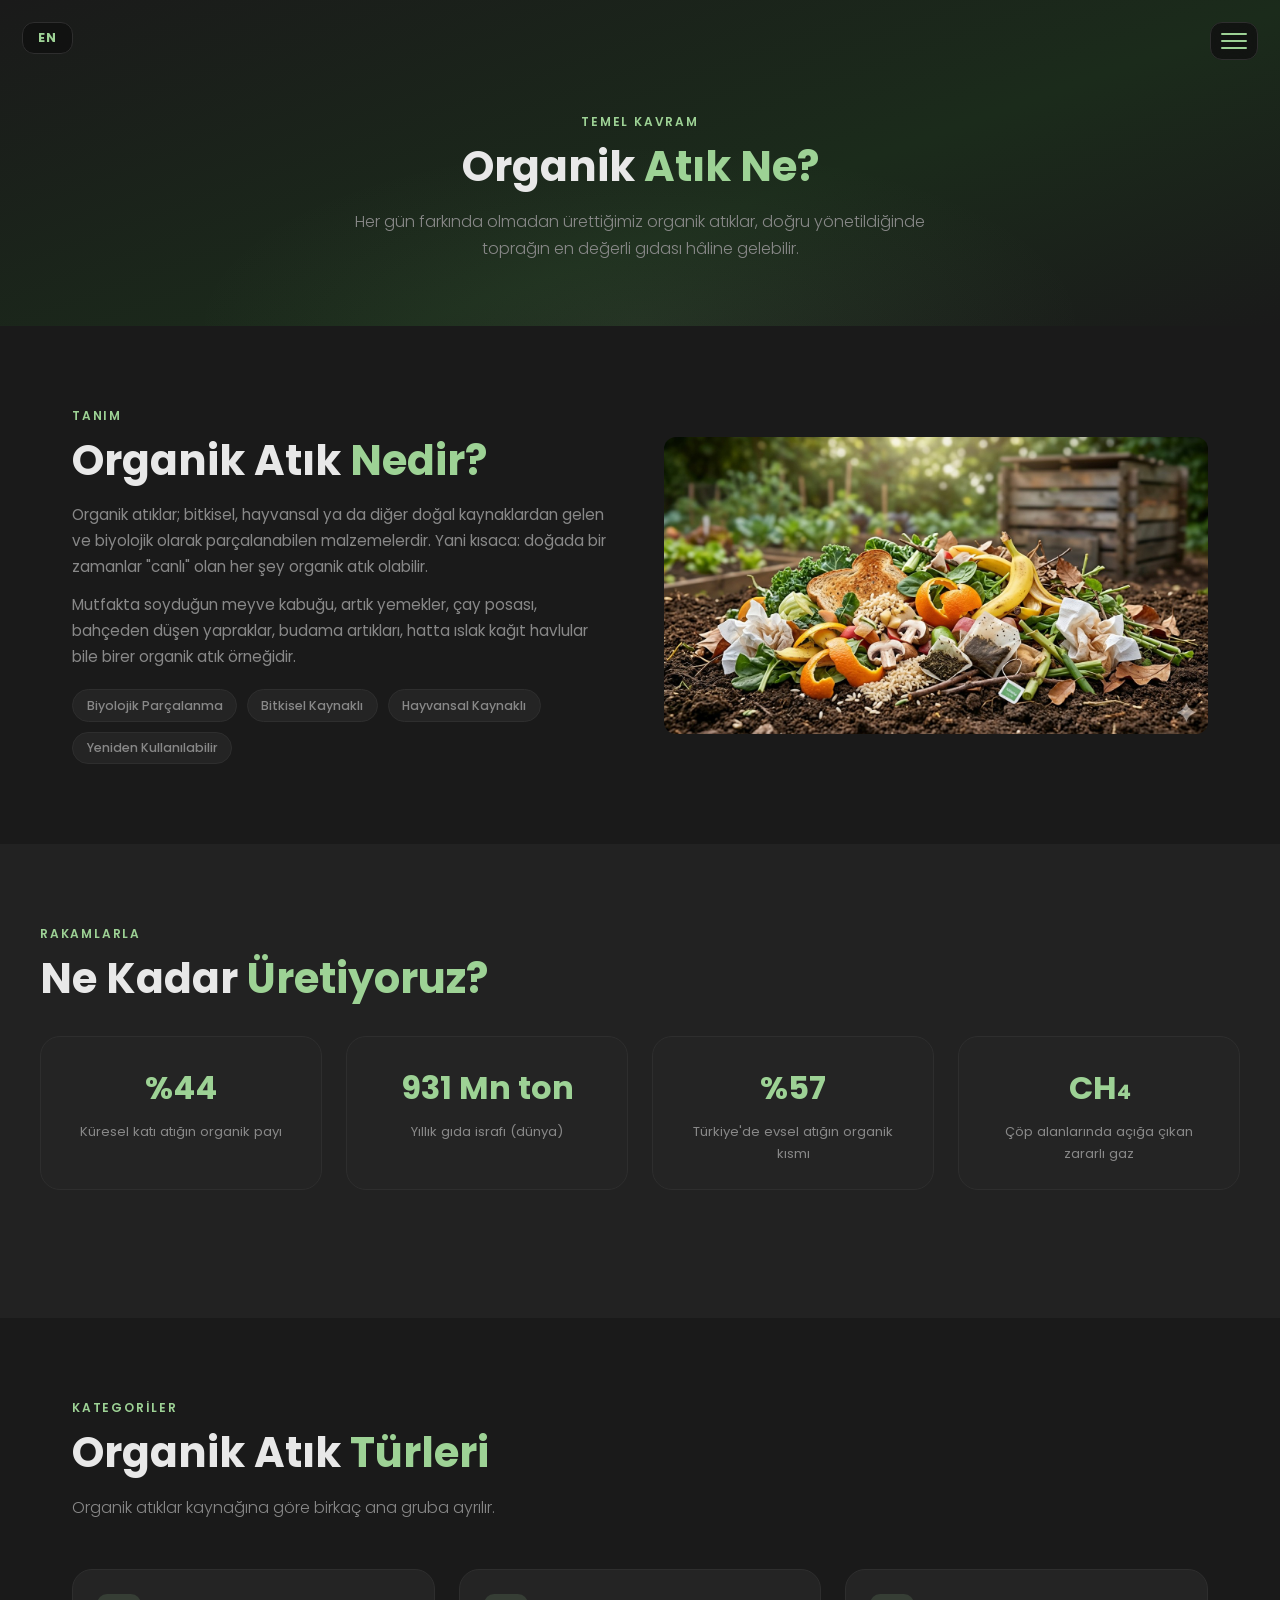
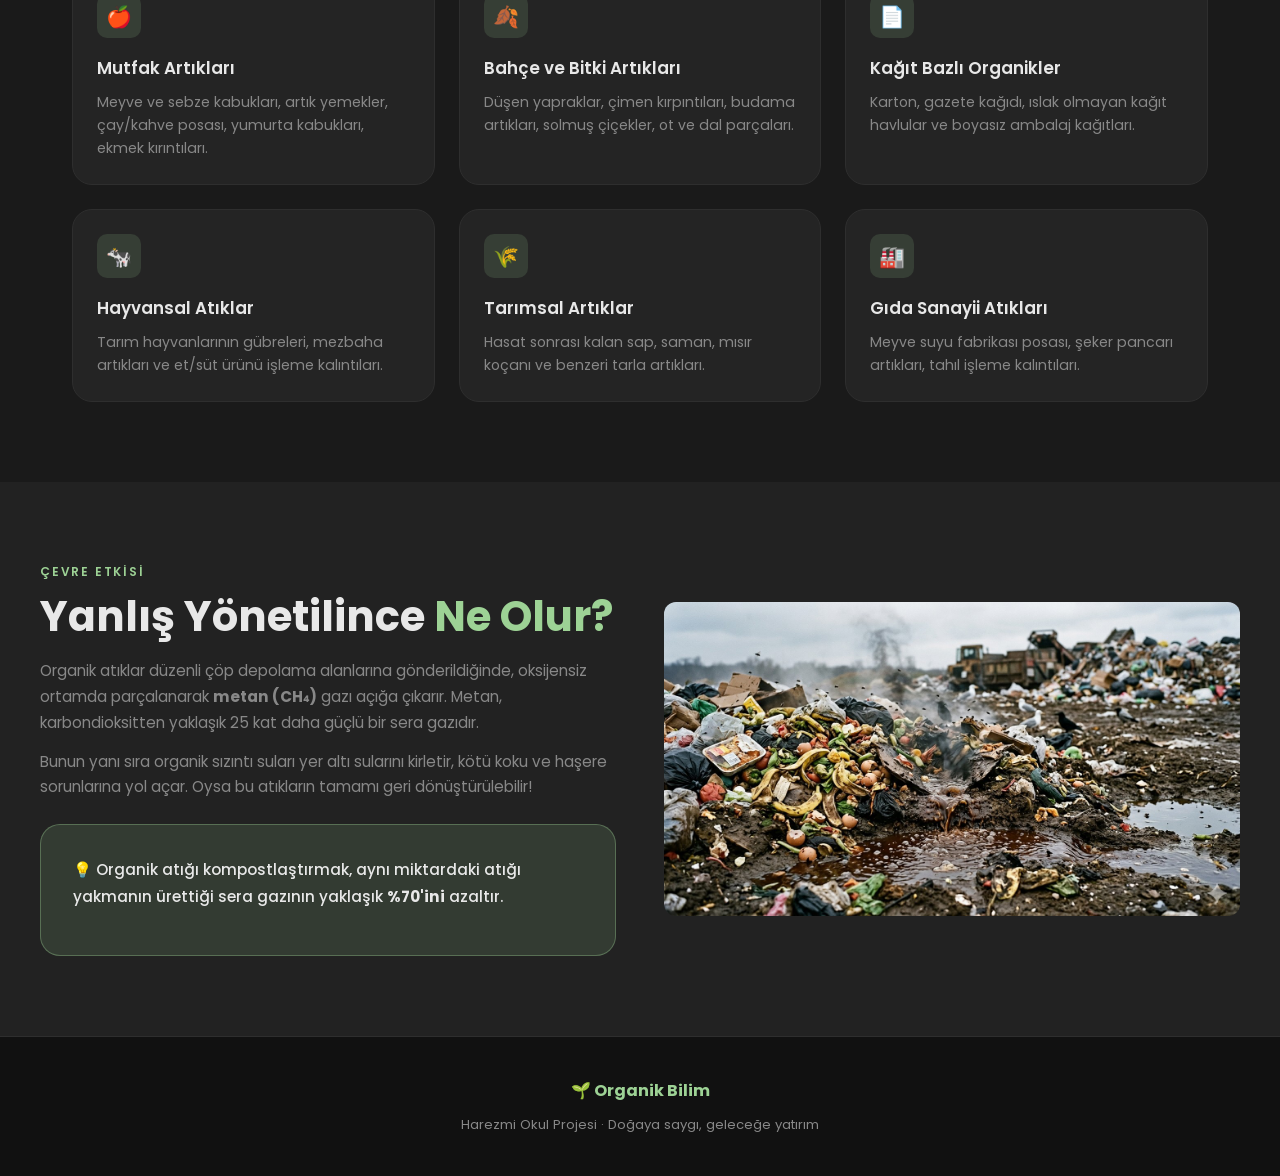
<file: organik_atik.html>
<!DOCTYPE html>
<html lang="tr">
<head>
  <meta charset="UTF-8" />
  <meta name="viewport" content="width=device-width, initial-scale=1.0" />
  <title>Organik Atık Ne? — Organik Bilim</title>
  <link rel="stylesheet" href="styles.css" />
</head>
<body>

  <button class="lang-toggle" id="langToggle" aria-label="Switch language">EN</button>

  <button class="nav-toggle" id="navToggle" aria-label="Toggle menu">
    <span></span><span></span><span></span>
  </button>

  <nav class="nav-menu" id="navMenu">
    <div class="nav-logo" data-i18n="nav.logo">🌱 Organik Bilim</div>
    <ul>
	<li><a href="index.html"        data-i18n="nav.home">Anasayfa</a></li>
      <li><a href="hakkimizda.html"        data-i18n="nav.about">Hakkımızda</a></li>
      <li><a href="organik_atik.html"      data-i18n="nav.waste">Organik Atık Ne?</a></li>
      <li><a href="kompost_ne.html"        data-i18n="nav.compost">Kompost Ne?</a></li>
      <li><a href="kompost_nasil.html"     data-i18n="nav.howto">Kompost Nasıl Yapılır?</a></li>
      <li><a href="neler_yapilabilir.html" data-i18n="nav.actions">Neler Yapılabilir?</a></li>
      <li><a href="harezmi_projesi.html"   data-i18n="nav.project">Harezmi Projesi Hakkında</a></li>
    </ul>
  </nav>
  <div class="nav-overlay" id="navOverlay"></div>

  <header class="page-header">
    <div class="section-label" data-i18n="waste.header.label">Temel Kavram</div>
    <h1 class="section-title"  data-i18n="waste.header.title">Organik <span>Atık Ne?</span></h1>
    <p class="section-lead"    data-i18n="waste.header.lead">
      Her gün farkında olmadan ürettiğimiz organik atıklar, doğru yönetildiğinde
      toprağın en değerli gıdası hâline gelebilir.
    </p>
  </header>

  <!-- ── Definition ── -->
  <section class="section">
    <div class="info-grid">
      <div class="info-text">
        <div class="section-label" data-i18n="waste.def.label">Tanım</div>
        <h2 class="section-title"  data-i18n="waste.def.title">Organik Atık <span>Nedir?</span></h2>
        <p data-i18n="waste.def.p1">
          Organik atıklar; bitkisel, hayvansal ya da diğer doğal kaynaklardan gelen ve
          biyolojik olarak parçalanabilen malzemelerdir. Yani kısaca: doğada bir zamanlar
          "canlı" olan her şey organik atık olabilir.
        </p>
        <p data-i18n="waste.def.p2">
          Mutfakta soyduğun meyve kabuğu, artık yemekler, çay posası, bahçeden düşen yapraklar,
          budama artıkları, hatta ıslak kağıt havlular bile birer organik atık örneğidir.
        </p>
        <div class="tags">
          <span class="tag" data-i18n="waste.tag1">Biyolojik Parçalanma</span>
          <span class="tag" data-i18n="waste.tag2">Bitkisel Kaynaklı</span>
          <span class="tag" data-i18n="waste.tag3">Hayvansal Kaynaklı</span>
          <span class="tag" data-i18n="waste.tag4">Yeniden Kullanılabilir</span>
        </div>
      </div>
      <div class="info-img">
        <!-- Definition image: fruit/vegetable peels, kitchen scraps or organic waste sorting bin recommended -->
        <img src="pictures\TypesOWGemini.jpg" alt="Types of organic waste image" />
        
      </div>
    </div>
  </section>

  <!-- ── Statistics ── -->
  <div class="section-full">
    <div class="inner">
      <div class="section-label" data-i18n="waste.stats.label">Rakamlarla</div>
      <h2 class="section-title" style="margin-bottom:2rem;" data-i18n="waste.stats.title">Ne Kadar <span>Üretiyoruz?</span></h2>
      <div class="stats">
        <div class="stat">
          <div class="stat-num">%44</div>
          <div class="stat-label" data-i18n="waste.stat1.label">Küresel katı atığın organik payı</div>
        </div>
        <div class="stat">
          <div class="stat-num">931 Mn ton</div>
          <div class="stat-label" data-i18n="waste.stat2.label">Yıllık gıda israfı (dünya)</div>
        </div>
        <div class="stat">
          <div class="stat-num">%57</div>
          <div class="stat-label" data-i18n="waste.stat3.label">Türkiye'de evsel atığın organik kısmı</div>
        </div>
        <div class="stat">
          <div class="stat-num">CH₄</div>
          <div class="stat-label" data-i18n="waste.stat4.label">Çöp alanlarında açığa çıkan zararlı gaz</div>
        </div>
      </div>
    </div>
  </div>

  <!-- ── Waste Types ── -->
  <section class="section">
    <div class="section-label" data-i18n="waste.types.label">Kategoriler</div>
    <h2 class="section-title"  data-i18n="waste.types.title">Organik Atık <span>Türleri</span></h2>
    <p class="section-lead"    data-i18n="waste.types.lead">Organik atıklar kaynağına göre birkaç ana gruba ayrılır.</p>

    <div class="cards">
      <div class="card">
        <div class="card-body">
          <div class="card-icon">🍎</div>
          <h3 data-i18n="waste.t1.title">Mutfak Artıkları</h3>
          <p  data-i18n="waste.t1.desc">Meyve ve sebze kabukları, artık yemekler, çay/kahve posası, yumurta kabukları, ekmek kırıntıları.</p>
        </div>
      </div>
      <div class="card">
        <div class="card-body">
          <div class="card-icon">🍂</div>
          <h3 data-i18n="waste.t2.title">Bahçe ve Bitki Artıkları</h3>
          <p  data-i18n="waste.t2.desc">Düşen yapraklar, çimen kırpıntıları, budama artıkları, solmuş çiçekler, ot ve dal parçaları.</p>
        </div>
      </div>
      <div class="card">
        <div class="card-body">
          <div class="card-icon">📄</div>
          <h3 data-i18n="waste.t3.title">Kağıt Bazlı Organikler</h3>
          <p  data-i18n="waste.t3.desc">Karton, gazete kağıdı, ıslak olmayan kağıt havlular ve boyadı olmayan ambalaj kağıtları.</p>
        </div>
      </div>
      <div class="card">
        <div class="card-body">
          <div class="card-icon">🐄</div>
          <h3 data-i18n="waste.t4.title">Hayvansal Atıklar</h3>
          <p  data-i18n="waste.t4.desc">Tarım hayvanlarının gübreleri, mezbaha artıkları ve et/süt ürünü işleme kalıntıları.</p>
        </div>
      </div>
      <div class="card">
        <div class="card-body">
          <div class="card-icon">🌾</div>
          <h3 data-i18n="waste.t5.title">Tarımsal Artıklar</h3>
          <p  data-i18n="waste.t5.desc">Hasat sonrası kalan sap, saman, mısır koçanı ve benzeri tarla artıkları.</p>
        </div>
      </div>
      <div class="card">
        <div class="card-body">
          <div class="card-icon">🏭</div>
          <h3 data-i18n="waste.t6.title">Gıda Sanayii Atıkları</h3>
          <p  data-i18n="waste.t6.desc">Meyve suyu fabrikası posası, şeker pancarı artıkları, tahıl işleme kalıntıları.</p>
        </div>
      </div>
    </div>
  </section>

  <!-- ── Environmental Impact ── -->
  <div class="section-full">
    <div class="inner">
      <div class="info-grid reverse">
        <div class="info-img">
          <!-- Environmental impact image: smoking landfill site or methane gas infographic recommended -->
          <img src="pictures\MethaneGemini.jpg" alt="Environmental impact of organic waste" />
          
        </div>
        <div class="info-text">
          <div class="section-label" data-i18n="waste.impact.label">Çevre Etkisi</div>
          <h2 class="section-title"  data-i18n="waste.impact.title">Yanlış Yönetilince <span>Ne Olur?</span></h2>
          <p data-i18n="waste.impact.p1">
            Organik atıklar düzenli çöp depolama alanlarına gönderildiğinde, oksijensiz ortamda
            parçalanarak <strong>metan (CH₄)</strong> gazı açığa çıkarır. Metan, karbondioksitten
            yaklaşık 25 kat daha güçlü bir sera gazıdır.
          </p>
          <p data-i18n="waste.impact.p2">
            Bunun yanı sıra organik sızıntı suları yer altı sularını kirletir, kötü koku ve haşere
            sorunlarına yol açar. Oysa bu atıkların tamamı geri dönüştürülebilir!
          </p>
          <div class="highlight" style="margin-top:1.5rem;">
            <p data-i18n="waste.impact.box">💡 Organik atığı kompostlaştırmak, aynı miktardaki atığı yakmanın ürettiği sera gazının
            yaklaşık <strong>%70'ini</strong> azaltır.</p>
          </div>
        </div>
      </div>
    </div>
  </div>

  <footer>
    <div class="footer-logo" data-i18n="footer.logo">🌱 Organik Bilim</div>
    <p data-i18n="footer.text">Harezmi Okul Projesi &nbsp;·&nbsp; Doğaya saygı, geleceğe yatırım</p>
  </footer>

  <script src="nav.js"></script>
  <script src="translations.js"></script>
  <script src="lang.js"></script>
</body>
</html>
</file>
<file: styles.css>
@import url('https://fonts.googleapis.com/css2?family=Poppins:wght@300;400;500;600;700&display=swap');

/* ─── Reset & Base ─── */
*, *::before, *::after {
  margin: 0;
  padding: 0;
  box-sizing: border-box;
}

:root {
  --accent:     #9DD295;
  --accent-dim: rgba(157, 210, 149, 0.15);
  --accent-mid: rgba(157, 210, 149, 0.35);
  --bg:         #1a1a1a;
  --bg2:        #111111;
  --bg3:        #222222;
  --surface:    #242424;
  --border:     #2e2e2e;
  --text:       #e8e8e8;
  --text-muted: #888888;
  --radius:     12px;
  --radius-lg:  20px;
  --transition: 0.3s ease;
}

html { scroll-behavior: smooth; }

body {
  font-family: 'Poppins', sans-serif;
  background-color: var(--bg);
  color: var(--text);
  overflow-x: hidden;
  line-height: 1.7;
}

a { color: inherit; text-decoration: none; }

img { display: block; max-width: 100%; border-radius: var(--radius); }

/* ─── Language Toggle ─── */
.lang-toggle {
  position: fixed;
  top: 1.4rem;
  left: 1.4rem;
  z-index: 1100;
  cursor: pointer;
  padding: 0.55rem 0.9rem;
  background: rgba(17, 17, 17, 0.85);
  border-radius: var(--radius);
  backdrop-filter: blur(12px);
  border: 1px solid var(--border);
  color: var(--accent);
  font-family: 'Poppins', sans-serif;
  font-size: 0.78rem;
  font-weight: 700;
  letter-spacing: 0.1em;
  line-height: 1;
  transition: border-color var(--transition), background var(--transition), transform var(--transition);
}
.lang-toggle:hover {
  border-color: var(--accent-mid);
  background: rgba(26, 26, 26, 0.95);
  transform: translateY(-1px);
}

/* ─── Hamburger Toggle ─── */
.nav-toggle {
  position: fixed;
  top: 1.4rem;
  right: 1.4rem;
  z-index: 1100;
  cursor: pointer;
  display: flex;
  flex-direction: column;
  gap: 5px;
  padding: 10px;
  background: rgba(17, 17, 17, 0.85);
  border-radius: var(--radius);
  backdrop-filter: blur(12px);
  border: 1px solid var(--border);
  transition: border-color var(--transition), background var(--transition);
}
.nav-toggle:hover {
  border-color: var(--accent-mid);
  background: rgba(26, 26, 26, 0.95);
}
.nav-toggle span {
  display: block;
  width: 26px;
  height: 2px;
  background: var(--accent);
  border-radius: 2px;
  transition: transform 0.35s ease, opacity 0.25s ease;
}
.nav-toggle.active span:nth-child(1) { transform: translateY(7px) rotate(45deg); }
.nav-toggle.active span:nth-child(2) { opacity: 0; transform: scaleX(0); }
.nav-toggle.active span:nth-child(3) { transform: translateY(-7px) rotate(-45deg); }

/* ─── Side Navigation Drawer ─── */
.nav-menu {
  position: fixed;
  top: 0;
  right: -340px;
  width: 300px;
  height: 100dvh;
  background: var(--bg2);
  z-index: 1050;
  transition: right 0.35s cubic-bezier(0.4, 0, 0.2, 1);
  padding: 5rem 1.8rem 2rem;
  border-left: 1px solid var(--border);
  overflow-y: auto;
  display: flex;
  flex-direction: column;
  gap: 0.25rem;
}
.nav-menu.open { right: 0; }

.nav-logo {
  font-size: 1.15rem;
  font-weight: 700;
  color: var(--accent);
  margin-bottom: 1.8rem;
  padding-bottom: 1.2rem;
  border-bottom: 1px solid var(--border);
  letter-spacing: 0.02em;
}

.nav-menu ul { list-style: none; display: flex; flex-direction: column; gap: 0.25rem; }

.nav-menu ul li a {
  color: var(--text);
  font-size: 0.9rem;
  font-weight: 500;
  display: block;
  padding: 0.7rem 1rem;
  border-radius: 8px;
  transition: all var(--transition);
  border: 1px solid transparent;
  line-height: 1.4;
}
.nav-menu ul li a:hover,
.nav-menu ul li a.active {
  color: var(--accent);
  background: var(--accent-dim);
  border-color: var(--accent-mid);
  padding-left: 1.4rem;
}

.nav-overlay {
  position: fixed;
  inset: 0;
  background: rgba(0, 0, 0, 0.6);
  z-index: 1040;
  opacity: 0;
  pointer-events: none;
  transition: opacity var(--transition);
  backdrop-filter: blur(2px);
}
.nav-overlay.active { opacity: 1; pointer-events: all; }

/* ─── Hero ─── */
.hero {
  min-height: 100dvh;
  display: flex;
  flex-direction: column;
  align-items: center;
  justify-content: center;
  text-align: center;
  padding: 6rem 2rem 4rem;
  position: relative;
  background: linear-gradient(160deg, #1a1a1a 0%, #1b2b1b 50%, #1a1a1a 100%);
  overflow: hidden;
}
.hero::before {
  content: '';
  position: absolute;
  inset: 0;
  background:
    radial-gradient(ellipse 60% 50% at 25% 60%, rgba(157,210,149,0.07) 0%, transparent 70%),
    radial-gradient(ellipse 40% 40% at 75% 40%, rgba(157,210,149,0.05) 0%, transparent 70%);
  animation: heroGlow 10s ease-in-out infinite alternate;
}
@keyframes heroGlow {
  0%   { opacity: 0.6; }
  100% { opacity: 1; }
}
.hero-badge {
  display: inline-block;
  background: var(--accent-dim);
  color: var(--accent);
  border: 1px solid var(--accent-mid);
  font-size: 0.78rem;
  font-weight: 600;
  letter-spacing: 0.12em;
  text-transform: uppercase;
  padding: 0.4rem 1.1rem;
  border-radius: 50px;
  margin-bottom: 1.5rem;
  position: relative;
}
.hero h1 {
  font-size: clamp(2.6rem, 7vw, 5.5rem);
  font-weight: 700;
  line-height: 1.1;
  position: relative;
  margin-bottom: 1.2rem;
}
.hero h1 span { color: var(--accent); }
.hero p.subtitle {
  font-size: clamp(1rem, 2.5vw, 1.25rem);
  color: var(--text-muted);
  max-width: 580px;
  position: relative;
  margin-bottom: 2.5rem;
  font-weight: 300;
}
.hero-cta {
  display: inline-flex;
  align-items: center;
  gap: 0.5rem;
  background: var(--accent);
  color: #111;
  font-weight: 600;
  font-size: 0.95rem;
  padding: 0.85rem 2rem;
  border-radius: 50px;
  transition: transform var(--transition), box-shadow var(--transition), background var(--transition);
  position: relative;
}
.hero-cta:hover {
  transform: translateY(-3px);
  box-shadow: 0 12px 32px rgba(157, 210, 149, 0.35);
  background: #b3e0ac;
}

/* Image placeholder within hero */
.hero-img-wrap {
  position: relative;
  margin-top: 3.5rem;
  width: 100%;
  max-width: 760px;
  border-radius: var(--radius-lg);
  overflow: hidden;
  border: 1px solid var(--border);
  box-shadow: 0 24px 64px rgba(0,0,0,0.6);
}
.img-placeholder {
  background: var(--surface);
  border-radius: var(--radius);
  display: flex;
  flex-direction: column;
  align-items: center;
  justify-content: center;
  gap: 0.5rem;
  color: var(--text-muted);
  font-size: 0.85rem;
  font-weight: 400;
}
.img-placeholder svg { opacity: 0.4; }
.hero-img-wrap .img-placeholder { height: 380px; border-radius: var(--radius-lg); }

/* ─── Scroll Indicator ─── */
.scroll-hint {
  position: absolute;
  bottom: 2rem;
  left: 50%;
  transform: translateX(-50%);
  display: flex;
  flex-direction: column;
  align-items: center;
  gap: 0.3rem;
  color: var(--text-muted);
  font-size: 0.72rem;
  letter-spacing: 0.1em;
  text-transform: uppercase;
  animation: bounce 2s ease-in-out infinite;
}
.scroll-hint .arrow { width: 1px; height: 36px; background: linear-gradient(to bottom, var(--accent), transparent); }
@keyframes bounce {
  0%, 100% { transform: translateX(-50%) translateY(0); }
  50%       { transform: translateX(-50%) translateY(6px); }
}

/* ─── Section Layout ─── */
.section { padding: 5rem 2rem; max-width: 1200px; margin: 0 auto; }
.section-full { padding: 5rem 2rem; background: var(--bg3); }
.section-full .inner { max-width: 1200px; margin: 0 auto; }

.section-label {
  font-size: 0.75rem;
  font-weight: 600;
  letter-spacing: 0.15em;
  text-transform: uppercase;
  color: var(--accent);
  margin-bottom: 0.6rem;
}
.section-title {
  font-size: clamp(1.6rem, 4vw, 2.6rem);
  font-weight: 700;
  line-height: 1.2;
  margin-bottom: 1rem;
}
.section-title span { color: var(--accent); }
.section-lead {
  font-size: 1rem;
  color: var(--text-muted);
  max-width: 640px;
  margin-bottom: 3rem;
  font-weight: 300;
}

/* ─── Cards ─── */
.cards {
  display: grid;
  grid-template-columns: repeat(auto-fill, minmax(280px, 1fr));
  gap: 1.5rem;
}
.card {
  background: var(--surface);
  border: 1px solid var(--border);
  border-radius: var(--radius-lg);
  overflow: hidden;
  transition: transform var(--transition), box-shadow var(--transition), border-color var(--transition);
  cursor: default;
}
.card:hover {
  transform: translateY(-6px);
  box-shadow: 0 20px 50px rgba(0,0,0,0.5), 0 0 0 1px var(--accent-mid);
  border-color: var(--accent-mid);
}
.card-img .img-placeholder { height: 180px; border-radius: 0; }
.card-body { padding: 1.5rem; }
.card-icon {
  width: 44px; height: 44px;
  background: var(--accent-dim);
  border-radius: 10px;
  display: flex; align-items: center; justify-content: center;
  margin-bottom: 1rem;
  font-size: 1.3rem;
}
.card h3 {
  font-size: 1.05rem;
  font-weight: 600;
  margin-bottom: 0.5rem;
  color: var(--text);
}
.card p {
  font-size: 0.88rem;
  color: var(--text-muted);
  line-height: 1.65;
}
.card-link {
  display: inline-flex;
  align-items: center;
  gap: 0.4rem;
  color: var(--accent);
  font-size: 0.85rem;
  font-weight: 600;
  margin-top: 1rem;
  transition: gap var(--transition);
}
.card-link:hover { gap: 0.7rem; }

/* ─── Page Header (inner pages) ─── */
.page-header {
  padding: 7rem 2rem 4rem;
  background: linear-gradient(160deg, #1a1a1a 0%, #1b2b1b 60%, #1a1a1a 100%);
  position: relative;
  overflow: hidden;
  text-align: center;
}
.page-header::before {
  content: '';
  position: absolute;
  inset: 0;
  background: radial-gradient(ellipse 50% 80% at 50% 100%, rgba(157,210,149,0.08) 0%, transparent 70%);
}
.page-header .section-label,
.page-header .section-title,
.page-header .section-lead { position: relative; margin-left: auto; margin-right: auto; }
.page-header .section-lead { margin-bottom: 0; }

/* ─── Info Blocks ─── */
.info-grid {
  display: grid;
  grid-template-columns: 1fr 1fr;
  gap: 3rem;
  align-items: center;
}
.info-grid.reverse { direction: rtl; }
.info-grid.reverse > * { direction: ltr; }
@media (max-width: 768px) {
  .info-grid { grid-template-columns: 1fr; }
  .info-grid.reverse { direction: ltr; }
}

.info-img .img-placeholder { height: 300px; }

.info-text .section-label { margin-top: 0; }
.info-text p { color: var(--text-muted); font-size: 0.95rem; margin-bottom: 0.8rem; }

/* ─── Steps ─── */
.steps { display: flex; flex-direction: column; gap: 1.5rem; }
.step {
  display: flex;
  gap: 1.5rem;
  align-items: flex-start;
  background: var(--surface);
  border: 1px solid var(--border);
  border-radius: var(--radius-lg);
  padding: 1.5rem;
  transition: border-color var(--transition), transform var(--transition);
}
.step:hover { border-color: var(--accent-mid); transform: translateX(5px); }
.step-num {
  flex-shrink: 0;
  width: 44px; height: 44px;
  background: var(--accent-dim);
  border: 1px solid var(--accent-mid);
  border-radius: 50%;
  display: flex; align-items: center; justify-content: center;
  font-weight: 700;
  font-size: 0.95rem;
  color: var(--accent);
}
.step-content h3 { font-size: 1rem; font-weight: 600; margin-bottom: 0.4rem; }
.step-content p { font-size: 0.88rem; color: var(--text-muted); }

/* ─── Stats Row ─── */
.stats {
  display: grid;
  grid-template-columns: repeat(auto-fit, minmax(160px, 1fr));
  gap: 1.5rem;
  margin-bottom: 3rem;
}
.stat {
  background: var(--surface);
  border: 1px solid var(--border);
  border-radius: var(--radius-lg);
  padding: 1.5rem;
  text-align: center;
  transition: border-color var(--transition);
}
.stat:hover { border-color: var(--accent-mid); }
.stat-num { font-size: 2rem; font-weight: 700; color: var(--accent); }
.stat-label { font-size: 0.82rem; color: var(--text-muted); margin-top: 0.3rem; }

/* ─── Highlight Box ─── */
.highlight {
  background: var(--accent-dim);
  border: 1px solid var(--accent-mid);
  border-radius: var(--radius-lg);
  padding: 2rem;
  margin-top: 2rem;
}
.highlight p { color: var(--text); font-size: 0.95rem; font-weight: 500; line-height: 1.75; }

/* ─── Tag Pills ─── */
.tags { display: flex; flex-wrap: wrap; gap: 0.6rem; margin-top: 1.2rem; }
.tag {
  background: var(--surface);
  border: 1px solid var(--border);
  color: var(--text-muted);
  font-size: 0.78rem;
  padding: 0.3rem 0.85rem;
  border-radius: 50px;
  font-weight: 500;
  transition: border-color var(--transition), color var(--transition);
}
.tag:hover { border-color: var(--accent-mid); color: var(--accent); }

/* ─── Footer ─── */
footer {
  background: var(--bg2);
  border-top: 1px solid var(--border);
  padding: 2.5rem 2rem;
  text-align: center;
  font-size: 0.82rem;
  color: var(--text-muted);
}
footer a { color: var(--accent); transition: opacity var(--transition); }
footer a:hover { opacity: 0.75; }
footer .footer-logo { font-size: 1rem; font-weight: 700; color: var(--accent); margin-bottom: 0.6rem; }

/* ─── Utilities ─── */
.mt-1 { margin-top: 0.5rem; }
.mt-2 { margin-top: 1rem; }
.mt-3 { margin-top: 1.5rem; }
.mb-3 { margin-bottom: 1.5rem; }
.divider { border: none; border-top: 1px solid var(--border); margin: 3rem 0; }

/* ─── Responsive ─── */
@media (max-width: 640px) {
  .cards { grid-template-columns: 1fr; }
  .hero { padding: 5rem 1.5rem 3rem; }
  .section { padding: 3.5rem 1.25rem; }
  .section-full { padding: 3.5rem 1.25rem; }
  .page-header { padding: 6rem 1.25rem 3rem; }
  .info-grid { gap: 2rem; }
  .step { flex-direction: column; gap: 1rem; }
}
</file>
